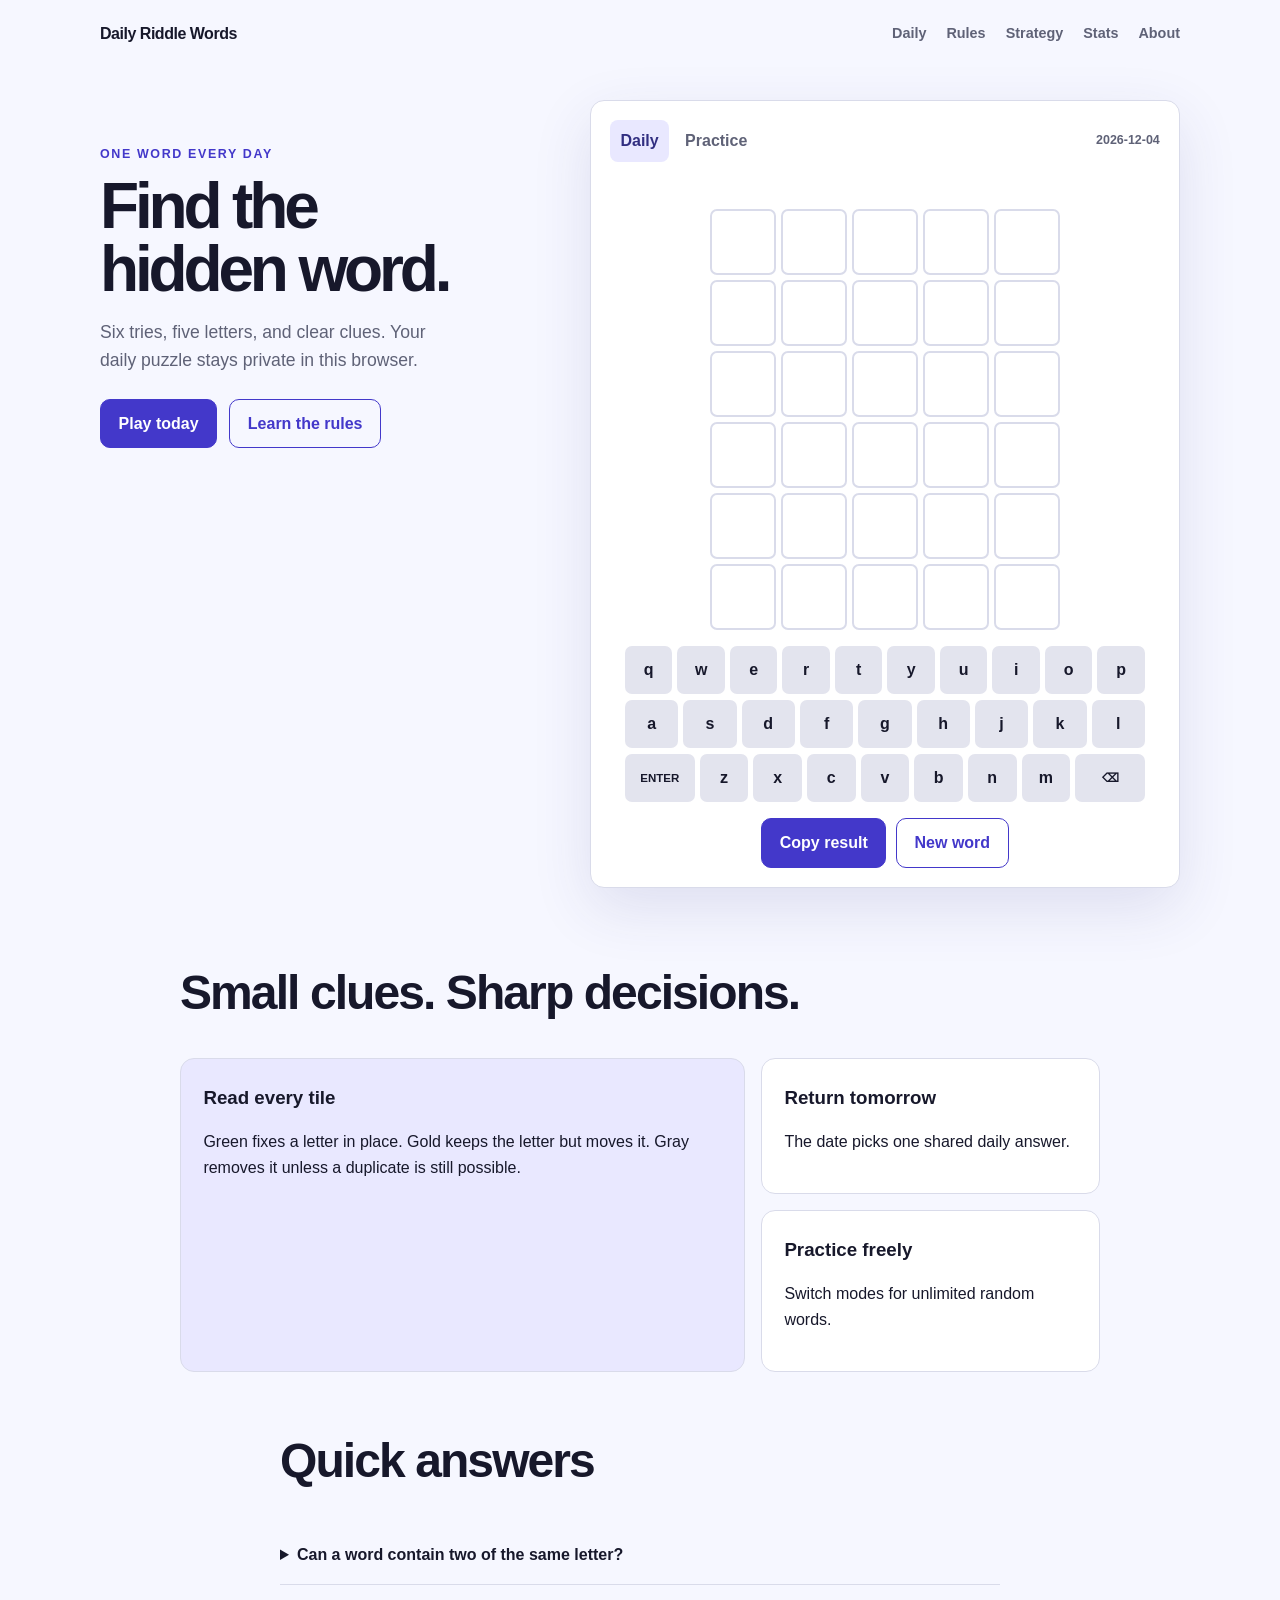
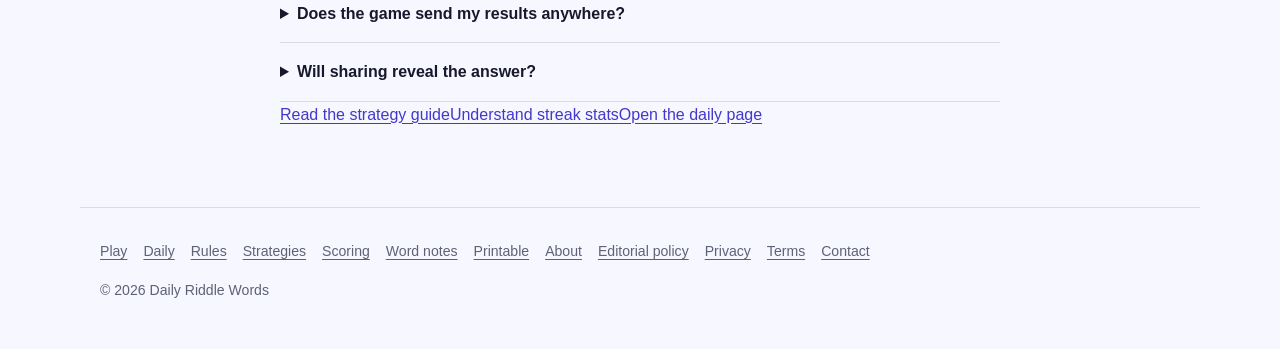
<file: index.html>
<!doctype html><html lang="en"><head><meta charset="utf-8"><meta name="viewport" content="width=device-width,initial-scale=1"><link rel="icon" href="/favicon.svg" type="image/svg+xml"><title>Daily Word Puzzle - Guess the Hidden Word | Daily Riddle Words</title><meta name="description" content="Guess today’s hidden five-letter word in six tries. Play free with color clues, streak stats, and spoiler-free sharing."><meta name="robots" content="index, follow, max-image-preview:large"><link rel="canonical" href="https://gamehub.city/"><meta property="og:type" content="website"><meta property="og:title" content="Daily Word Puzzle - Guess the Hidden Word | Daily Riddle Words"><meta property="og:description" content="Guess today’s hidden five-letter word in six tries. Play free with color clues, streak stats, and spoiler-free sharing."><meta property="og:url" content="https://gamehub.city/"><meta property="og:locale" content="en_US"><meta name="twitter:card" content="summary"><meta name="theme-color" content="#4338ca"><link rel="stylesheet" href="/assets/game.css"><script async src="https://www.googletagmanager.com/gtag/js?id=G-Q087PKG27K"></script><script>window.dataLayer=window.dataLayer||[];function gtag(){dataLayer.push(arguments)}gtag('js',new Date());gtag('config','G-Q087PKG27K');</script><script async src="https://pagead2.googlesyndication.com/pagead/js/adsbygoogle.js?client=ca-pub-9132117639313977" crossorigin="anonymous"></script><script type="application/ld+json">{"@context":"https://schema.org","@graph":[{"@type":"WebSite","name":"Daily Riddle Words","url":"https://gamehub.city/"},{"@type":"VideoGame","name":"Daily Riddle Words","url":"https://gamehub.city/","description":"An original five-letter daily word guessing game with six attempts.","genre":"Word game","gamePlatform":"Web browser","inLanguage":"en"}]}</script></head><body><a class="skip" href="#main">Skip to content</a><nav class="site-nav" aria-label="Main navigation"><a class="brand" href="/">Daily Riddle Words</a><div class="nav-links"><a href="/daily/">Daily</a><a href="/rules/">Rules</a><a href="/strategies/">Strategy</a><a href="/scoring/">Stats</a><a href="/about/">About</a></div></nav><main id="main"><section class="hero"><div class="hero-copy"><span class="kicker">One word every day</span><h1>Find the hidden word.</h1><p class="lead">Six tries, five letters, and clear clues. Your daily puzzle stays private in this browser.</p><div class="hero-actions"><a class="button" href="#word-game">Play today</a><a class="button secondary" href="/rules/">Learn the rules</a></div></div><div id="word-game"><div class="game-card" data-word-game><div class="game-top"><div class="mode-tabs" role="group" aria-label="Game mode"><button class="mode-tab" data-mode="daily">Daily</button><button class="mode-tab" data-mode="practice">Practice</button></div><span class="puzzle-id" data-puzzle-id></span></div><div class="message" data-message role="status" aria-live="polite"></div><div class="board" data-board aria-label="Six-row word grid"></div><div class="keyboard" data-keyboard aria-label="On-screen keyboard"></div><div class="game-actions"><button class="button" data-share hidden>Copy result</button><button class="button secondary" data-new hidden>New word</button></div></div></div></section><section class="content"><h2>Small clues. Sharp decisions.</h2><div class="feature-grid"><article class="feature"><h3>Read every tile</h3><p>Green fixes a letter in place. Gold keeps the letter but moves it. Gray removes it unless a duplicate is still possible.</p></article><article class="feature"><h3>Return tomorrow</h3><p>The date picks one shared daily answer.</p></article><article class="feature"><h3>Practice freely</h3><p>Switch modes for unlimited random words.</p></article></div></section><section class="content faq"><h2>Quick answers</h2><details><summary>Can a word contain two of the same letter?</summary><p>Yes. Feedback counts repeated letters carefully, so each matching copy is evaluated only once.</p></details><details><summary>Does the game send my results anywhere?</summary><p>No. Game progress and statistics remain in localStorage in your browser.</p></details><details><summary>Will sharing reveal the answer?</summary><p>No. The copied grid uses colored squares without letters.</p></details><div class="content-links"><a href="/strategies/">Read the strategy guide</a><a href="/scoring/">Understand streak stats</a><a href="/daily/">Open the daily page</a></div></section></main><footer class="site-footer"><nav class="footer-links" aria-label="Footer navigation"><a href="/">Play</a><a href="/daily/">Daily</a><a href="/rules/">Rules</a><a href="/strategies/">Strategies</a><a href="/scoring/">Scoring</a><a href="/research/">Word notes</a><a href="/printable/">Printable</a><a href="/about/">About</a><a href="/editorial-policy/">Editorial policy</a><a href="/privacy/">Privacy</a><a href="/terms/">Terms</a><a href="/contact/">Contact</a></nav><span>© 2026 Daily Riddle Words</span></footer><script src="/assets/game.js"></script></body></html>
</file>
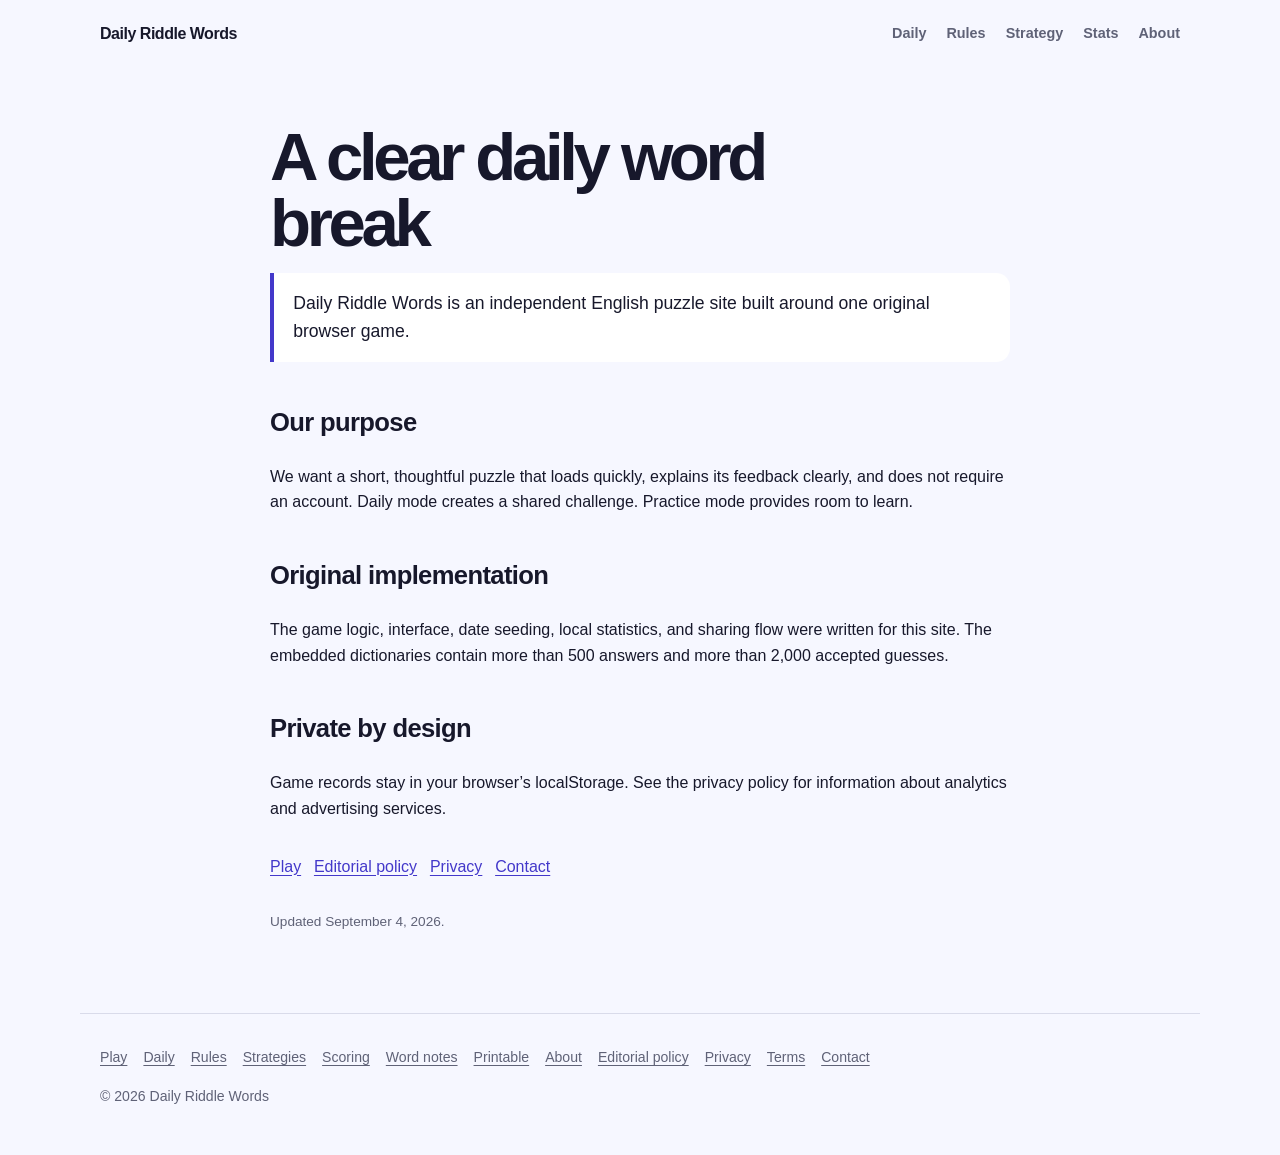
<file: about/index.html>
<!doctype html><html lang="en"><head><meta charset="utf-8"><meta name="viewport" content="width=device-width,initial-scale=1"><link rel="icon" href="/favicon.svg" type="image/svg+xml"><title>About Daily Riddle Words</title><meta name="description" content="Learn why Daily Riddle Words offers a focused, original, private browser word puzzle."><meta name="robots" content="index, follow, max-image-preview:large"><link rel="canonical" href="https://gamehub.city/about/"><meta property="og:type" content="website"><meta property="og:title" content="About Daily Riddle Words"><meta property="og:description" content="Learn why Daily Riddle Words offers a focused, original, private browser word puzzle."><meta property="og:url" content="https://gamehub.city/about/"><meta property="og:locale" content="en_US"><meta name="twitter:card" content="summary"><meta name="theme-color" content="#4338ca"><link rel="stylesheet" href="/assets/info.css"><script async src="https://www.googletagmanager.com/gtag/js?id=G-Q087PKG27K"></script><script>window.dataLayer=window.dataLayer||[];function gtag(){dataLayer.push(arguments)}gtag('js',new Date());gtag('config','G-Q087PKG27K');</script><script async src="https://pagead2.googlesyndication.com/pagead/js/adsbygoogle.js?client=ca-pub-9132117639313977" crossorigin="anonymous"></script><script type="application/ld+json">{"@context":"https://schema.org","@graph":[{"@type":"WebSite","name":"Daily Riddle Words","url":"https://gamehub.city/"},{"@type":"VideoGame","name":"Daily Riddle Words","url":"https://gamehub.city/about/","description":"An original five-letter daily word guessing game with six attempts.","genre":"Word game","gamePlatform":"Web browser","inLanguage":"en"}]}</script></head><body><a class="skip" href="#main">Skip to content</a><nav class="site-nav" aria-label="Main navigation"><a class="brand" href="/">Daily Riddle Words</a><div class="nav-links"><a href="/daily/">Daily</a><a href="/rules/">Rules</a><a href="/strategies/">Strategy</a><a href="/scoring/">Stats</a><a href="/about/">About</a></div></nav><main class="info-main" id="main"><h1>A clear daily word break</h1><p class="answer">Daily Riddle Words is an independent English puzzle site built around one original browser game.</p><h2>Our purpose</h2><p>We want a short, thoughtful puzzle that loads quickly, explains its feedback clearly, and does not require an account. Daily mode creates a shared challenge. Practice mode provides room to learn.</p><h2>Original implementation</h2><p>The game logic, interface, date seeding, local statistics, and sharing flow were written for this site. The embedded dictionaries contain more than 500 answers and more than 2,000 accepted guesses.</p><h2>Private by design</h2><p>Game records stay in your browser’s localStorage. See the privacy policy for information about analytics and advertising services.</p><div class="content-links"><a href="/">Play</a><a href="/editorial-policy/">Editorial policy</a><a href="/privacy/">Privacy</a><a href="/contact/">Contact</a></div><p class="meta">Updated <time datetime="2026-09-04">September 4, 2026</time>.</p></main><footer class="site-footer"><nav class="footer-links" aria-label="Footer navigation"><a href="/">Play</a><a href="/daily/">Daily</a><a href="/rules/">Rules</a><a href="/strategies/">Strategies</a><a href="/scoring/">Scoring</a><a href="/research/">Word notes</a><a href="/printable/">Printable</a><a href="/about/">About</a><a href="/editorial-policy/">Editorial policy</a><a href="/privacy/">Privacy</a><a href="/terms/">Terms</a><a href="/contact/">Contact</a></nav><span>© 2026 Daily Riddle Words</span></footer></body></html>
</file>
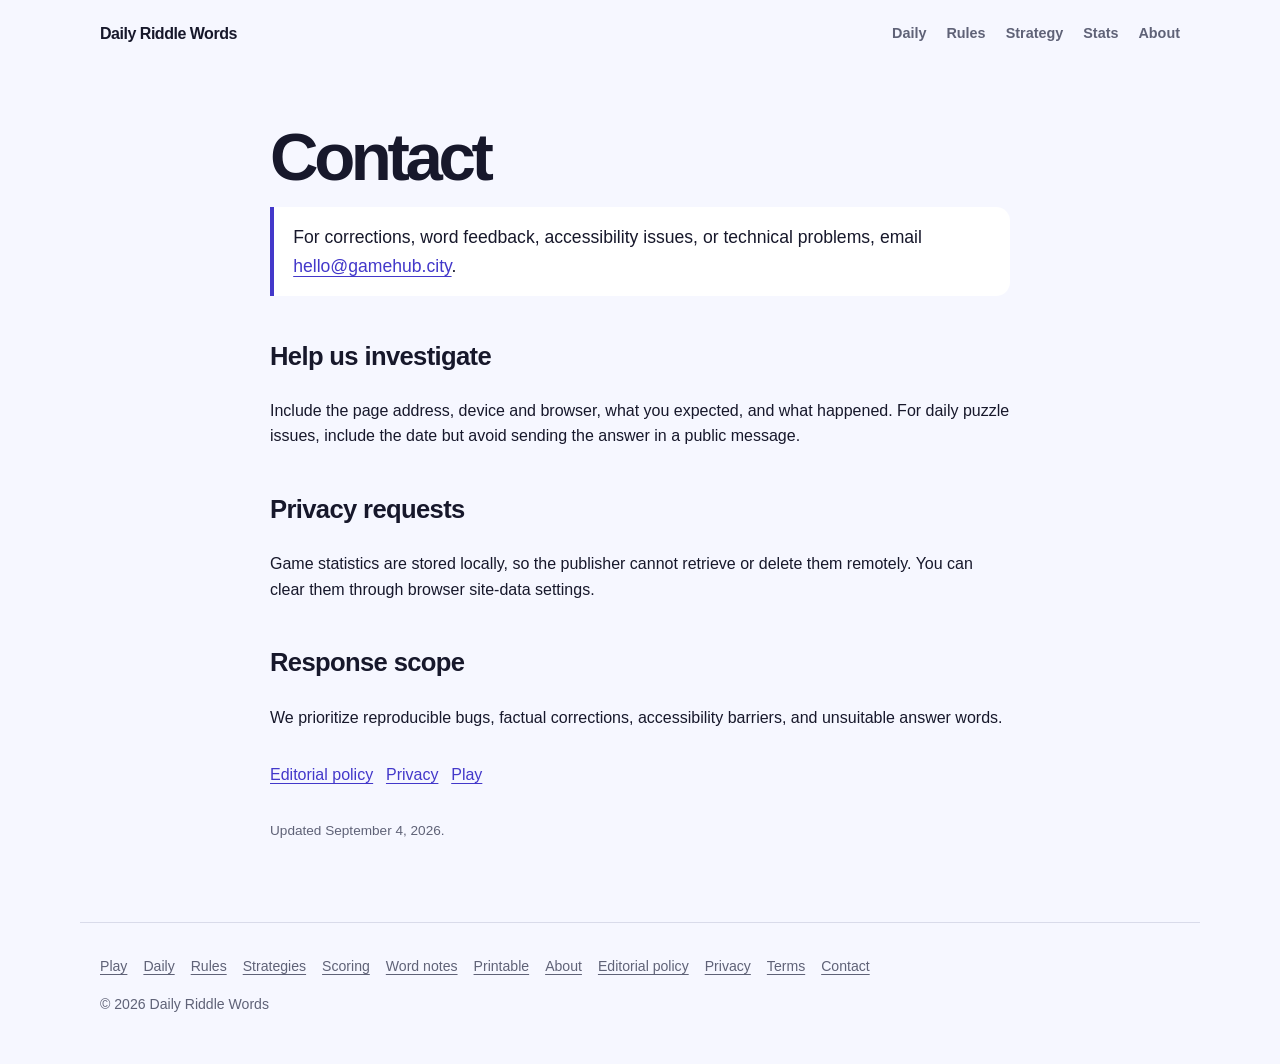
<file: contact/index.html>
<!doctype html><html lang="en"><head><meta charset="utf-8"><meta name="viewport" content="width=device-width,initial-scale=1"><link rel="icon" href="/favicon.svg" type="image/svg+xml"><title>Contact Daily Riddle Words</title><meta name="description" content="Contact the publisher about puzzle feedback, corrections, privacy, accessibility, or technical issues."><meta name="robots" content="index, follow, max-image-preview:large"><link rel="canonical" href="https://gamehub.city/contact/"><meta property="og:type" content="website"><meta property="og:title" content="Contact Daily Riddle Words"><meta property="og:description" content="Contact the publisher about puzzle feedback, corrections, privacy, accessibility, or technical issues."><meta property="og:url" content="https://gamehub.city/contact/"><meta property="og:locale" content="en_US"><meta name="twitter:card" content="summary"><meta name="theme-color" content="#4338ca"><link rel="stylesheet" href="/assets/info.css"><script async src="https://www.googletagmanager.com/gtag/js?id=G-Q087PKG27K"></script><script>window.dataLayer=window.dataLayer||[];function gtag(){dataLayer.push(arguments)}gtag('js',new Date());gtag('config','G-Q087PKG27K');</script><script async src="https://pagead2.googlesyndication.com/pagead/js/adsbygoogle.js?client=ca-pub-9132117639313977" crossorigin="anonymous"></script><script type="application/ld+json">{"@context":"https://schema.org","@graph":[{"@type":"WebSite","name":"Daily Riddle Words","url":"https://gamehub.city/"},{"@type":"VideoGame","name":"Daily Riddle Words","url":"https://gamehub.city/contact/","description":"An original five-letter daily word guessing game with six attempts.","genre":"Word game","gamePlatform":"Web browser","inLanguage":"en"}]}</script></head><body><a class="skip" href="#main">Skip to content</a><nav class="site-nav" aria-label="Main navigation"><a class="brand" href="/">Daily Riddle Words</a><div class="nav-links"><a href="/daily/">Daily</a><a href="/rules/">Rules</a><a href="/strategies/">Strategy</a><a href="/scoring/">Stats</a><a href="/about/">About</a></div></nav><main class="info-main" id="main"><h1>Contact</h1><p class="answer">For corrections, word feedback, accessibility issues, or technical problems, email <a href="mailto:hello@gamehub.city">hello@gamehub.city</a>.</p><h2>Help us investigate</h2><p>Include the page address, device and browser, what you expected, and what happened. For daily puzzle issues, include the date but avoid sending the answer in a public message.</p><h2>Privacy requests</h2><p>Game statistics are stored locally, so the publisher cannot retrieve or delete them remotely. You can clear them through browser site-data settings.</p><h2>Response scope</h2><p>We prioritize reproducible bugs, factual corrections, accessibility barriers, and unsuitable answer words.</p><div class="content-links"><a href="/editorial-policy/">Editorial policy</a><a href="/privacy/">Privacy</a><a href="/">Play</a></div><p class="meta">Updated <time datetime="2026-09-04">September 4, 2026</time>.</p></main><footer class="site-footer"><nav class="footer-links" aria-label="Footer navigation"><a href="/">Play</a><a href="/daily/">Daily</a><a href="/rules/">Rules</a><a href="/strategies/">Strategies</a><a href="/scoring/">Scoring</a><a href="/research/">Word notes</a><a href="/printable/">Printable</a><a href="/about/">About</a><a href="/editorial-policy/">Editorial policy</a><a href="/privacy/">Privacy</a><a href="/terms/">Terms</a><a href="/contact/">Contact</a></nav><span>© 2026 Daily Riddle Words</span></footer></body></html>
</file>
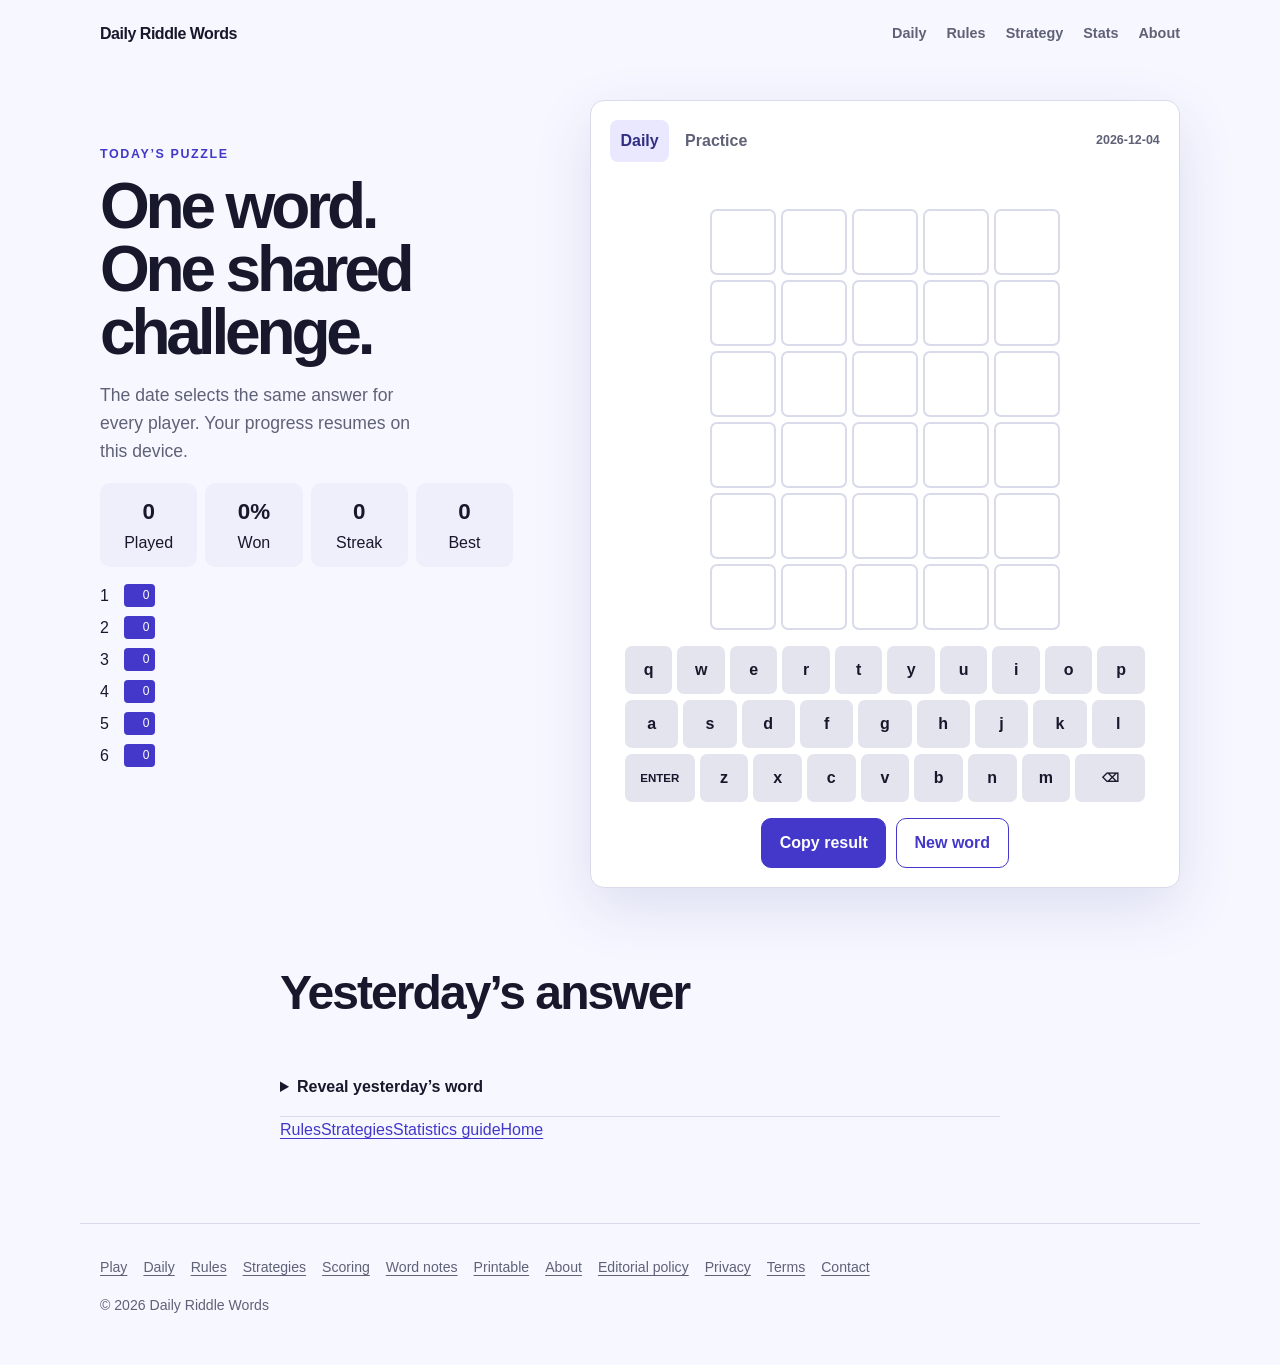
<file: daily/index.html>
<!doctype html><html lang="en"><head><meta charset="utf-8"><meta name="viewport" content="width=device-width,initial-scale=1"><link rel="icon" href="/favicon.svg" type="image/svg+xml"><title>Today’s Five-Letter Word Puzzle | Daily Riddle Words</title><meta name="description" content="Play the date-seeded daily five-letter word puzzle and review your private local streak."><meta name="robots" content="index, follow, max-image-preview:large"><link rel="canonical" href="https://gamehub.city/daily/"><meta property="og:type" content="website"><meta property="og:title" content="Today’s Five-Letter Word Puzzle | Daily Riddle Words"><meta property="og:description" content="Play the date-seeded daily five-letter word puzzle and review your private local streak."><meta property="og:url" content="https://gamehub.city/daily/"><meta property="og:locale" content="en_US"><meta name="twitter:card" content="summary"><meta name="theme-color" content="#4338ca"><link rel="stylesheet" href="/assets/game.css"><script async src="https://www.googletagmanager.com/gtag/js?id=G-Q087PKG27K"></script><script>window.dataLayer=window.dataLayer||[];function gtag(){dataLayer.push(arguments)}gtag('js',new Date());gtag('config','G-Q087PKG27K');</script><script async src="https://pagead2.googlesyndication.com/pagead/js/adsbygoogle.js?client=ca-pub-9132117639313977" crossorigin="anonymous"></script><script type="application/ld+json">{"@context":"https://schema.org","@graph":[{"@type":"WebSite","name":"Daily Riddle Words","url":"https://gamehub.city/"},{"@type":"VideoGame","name":"Daily Riddle Words","url":"https://gamehub.city/daily/","description":"An original five-letter daily word guessing game with six attempts.","genre":"Word game","gamePlatform":"Web browser","inLanguage":"en"}]}</script></head><body><a class="skip" href="#main">Skip to content</a><nav class="site-nav" aria-label="Main navigation"><a class="brand" href="/">Daily Riddle Words</a><div class="nav-links"><a href="/daily/">Daily</a><a href="/rules/">Rules</a><a href="/strategies/">Strategy</a><a href="/scoring/">Stats</a><a href="/about/">About</a></div></nav><main id="main"><section class="hero"><div class="hero-copy"><span class="kicker">Today’s puzzle</span><h1>One word. One shared challenge.</h1><p class="lead">The date selects the same answer for every player. Your progress resumes on this device.</p><div data-stats></div></div><div><div class="game-card" data-word-game><div class="game-top"><div class="mode-tabs" role="group" aria-label="Game mode"><button class="mode-tab" data-mode="daily">Daily</button><button class="mode-tab" data-mode="practice">Practice</button></div><span class="puzzle-id" data-puzzle-id></span></div><div class="message" data-message role="status" aria-live="polite"></div><div class="board" data-board aria-label="Six-row word grid"></div><div class="keyboard" data-keyboard aria-label="On-screen keyboard"></div><div class="game-actions"><button class="button" data-share hidden>Copy result</button><button class="button secondary" data-new hidden>New word</button></div></div></div></section><section class="content faq"><h2>Yesterday’s answer</h2><details><summary>Reveal yesterday’s word</summary><p>The answer was <strong data-yesterday-answer>loading</strong>.</p></details><div class="content-links"><a href="/rules/">Rules</a><a href="/strategies/">Strategies</a><a href="/scoring/">Statistics guide</a><a href="/">Home</a></div></section></main><footer class="site-footer"><nav class="footer-links" aria-label="Footer navigation"><a href="/">Play</a><a href="/daily/">Daily</a><a href="/rules/">Rules</a><a href="/strategies/">Strategies</a><a href="/scoring/">Scoring</a><a href="/research/">Word notes</a><a href="/printable/">Printable</a><a href="/about/">About</a><a href="/editorial-policy/">Editorial policy</a><a href="/privacy/">Privacy</a><a href="/terms/">Terms</a><a href="/contact/">Contact</a></nav><span>© 2026 Daily Riddle Words</span></footer><script src="/assets/game.js"></script></body></html>
</file>
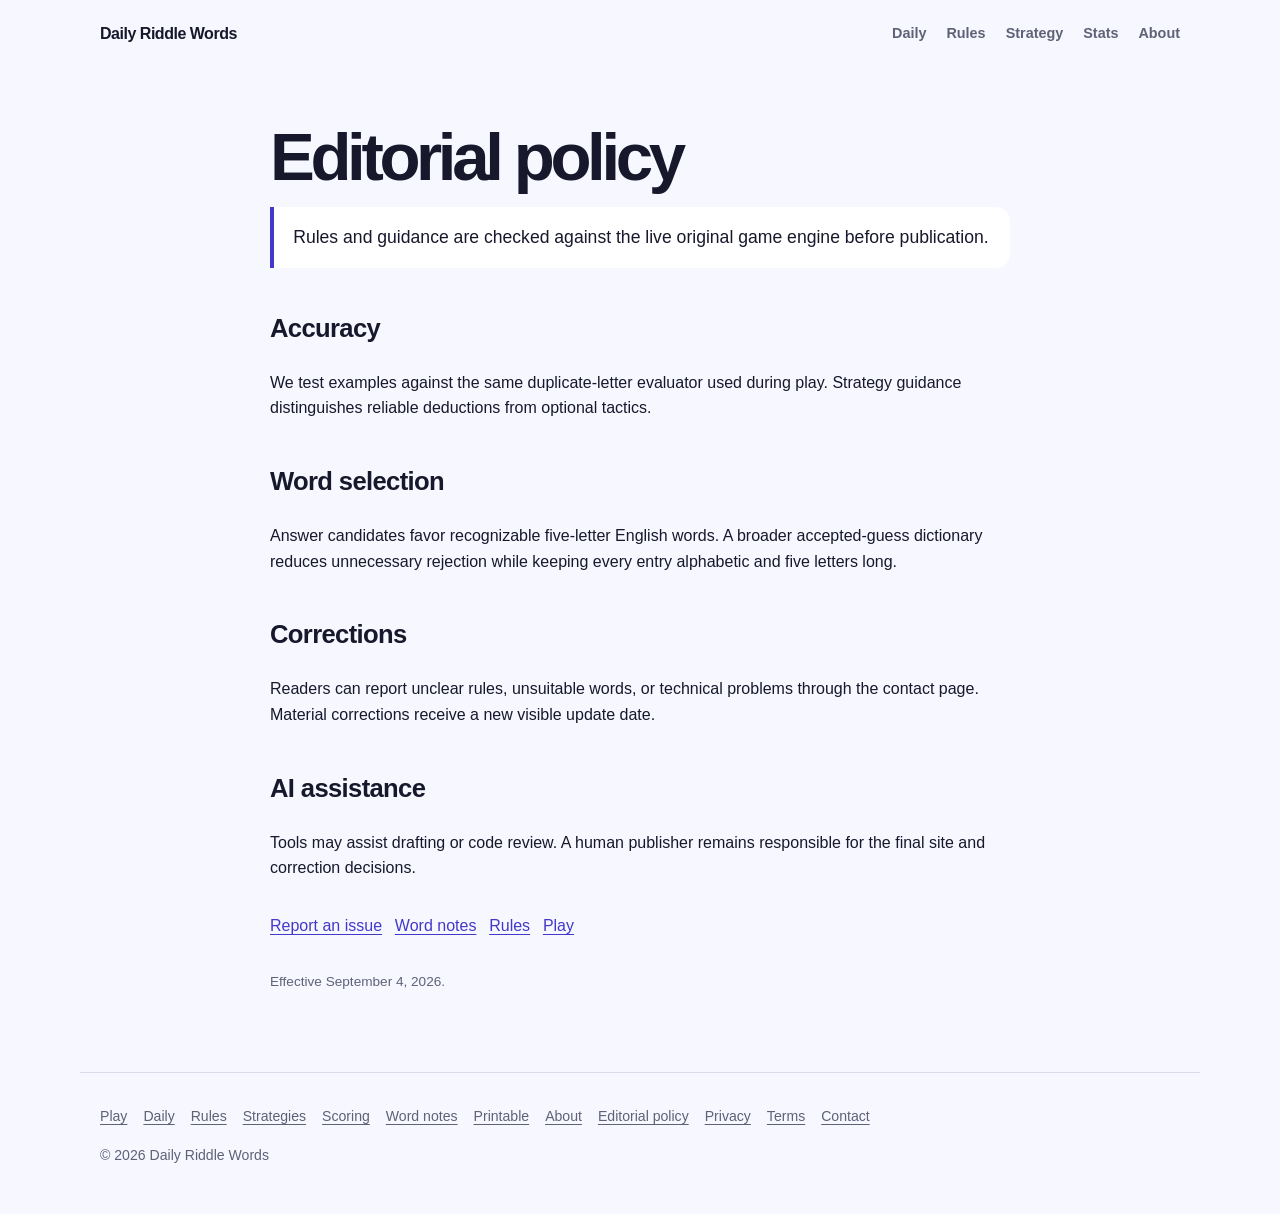
<file: editorial-policy/index.html>
<!doctype html><html lang="en"><head><meta charset="utf-8"><meta name="viewport" content="width=device-width,initial-scale=1"><link rel="icon" href="/favicon.svg" type="image/svg+xml"><title>Editorial Policy | Daily Riddle Words</title><meta name="description" content="How Daily Riddle Words checks game rules, strategy articles, dictionaries, corrections, and publication dates."><meta name="robots" content="index, follow, max-image-preview:large"><link rel="canonical" href="https://gamehub.city/editorial-policy/"><meta property="og:type" content="website"><meta property="og:title" content="Editorial Policy | Daily Riddle Words"><meta property="og:description" content="How Daily Riddle Words checks game rules, strategy articles, dictionaries, corrections, and publication dates."><meta property="og:url" content="https://gamehub.city/editorial-policy/"><meta property="og:locale" content="en_US"><meta name="twitter:card" content="summary"><meta name="theme-color" content="#4338ca"><link rel="stylesheet" href="/assets/info.css"><script async src="https://www.googletagmanager.com/gtag/js?id=G-Q087PKG27K"></script><script>window.dataLayer=window.dataLayer||[];function gtag(){dataLayer.push(arguments)}gtag('js',new Date());gtag('config','G-Q087PKG27K');</script><script async src="https://pagead2.googlesyndication.com/pagead/js/adsbygoogle.js?client=ca-pub-9132117639313977" crossorigin="anonymous"></script><script type="application/ld+json">{"@context":"https://schema.org","@graph":[{"@type":"WebSite","name":"Daily Riddle Words","url":"https://gamehub.city/"},{"@type":"VideoGame","name":"Daily Riddle Words","url":"https://gamehub.city/editorial-policy/","description":"An original five-letter daily word guessing game with six attempts.","genre":"Word game","gamePlatform":"Web browser","inLanguage":"en"}]}</script></head><body><a class="skip" href="#main">Skip to content</a><nav class="site-nav" aria-label="Main navigation"><a class="brand" href="/">Daily Riddle Words</a><div class="nav-links"><a href="/daily/">Daily</a><a href="/rules/">Rules</a><a href="/strategies/">Strategy</a><a href="/scoring/">Stats</a><a href="/about/">About</a></div></nav><main class="info-main" id="main"><h1>Editorial policy</h1><p class="answer">Rules and guidance are checked against the live original game engine before publication.</p><h2>Accuracy</h2><p>We test examples against the same duplicate-letter evaluator used during play. Strategy guidance distinguishes reliable deductions from optional tactics.</p><h2>Word selection</h2><p>Answer candidates favor recognizable five-letter English words. A broader accepted-guess dictionary reduces unnecessary rejection while keeping every entry alphabetic and five letters long.</p><h2>Corrections</h2><p>Readers can report unclear rules, unsuitable words, or technical problems through the contact page. Material corrections receive a new visible update date.</p><h2>AI assistance</h2><p>Tools may assist drafting or code review. A human publisher remains responsible for the final site and correction decisions.</p><div class="content-links"><a href="/contact/">Report an issue</a><a href="/research/">Word notes</a><a href="/rules/">Rules</a><a href="/">Play</a></div><p class="meta">Effective <time datetime="2026-09-04">September 4, 2026</time>.</p></main><footer class="site-footer"><nav class="footer-links" aria-label="Footer navigation"><a href="/">Play</a><a href="/daily/">Daily</a><a href="/rules/">Rules</a><a href="/strategies/">Strategies</a><a href="/scoring/">Scoring</a><a href="/research/">Word notes</a><a href="/printable/">Printable</a><a href="/about/">About</a><a href="/editorial-policy/">Editorial policy</a><a href="/privacy/">Privacy</a><a href="/terms/">Terms</a><a href="/contact/">Contact</a></nav><span>© 2026 Daily Riddle Words</span></footer></body></html>
</file>
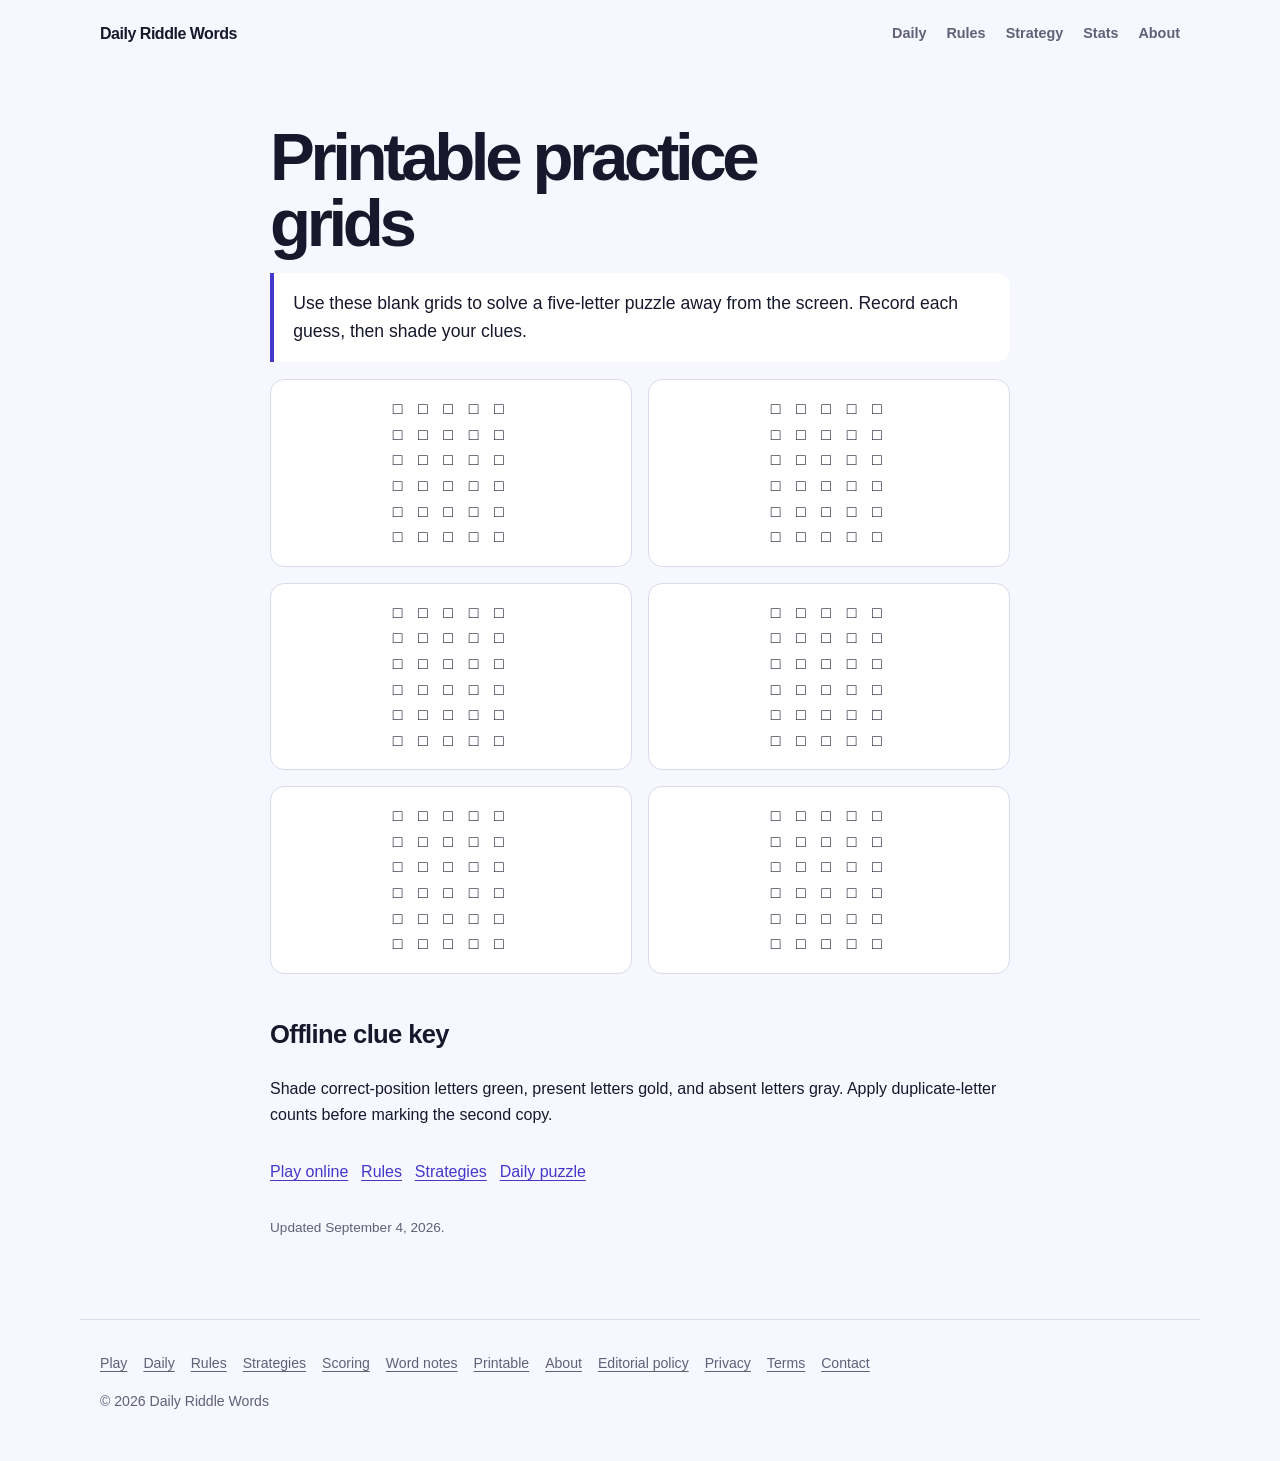
<file: printable/index.html>
<!doctype html><html lang="en"><head><meta charset="utf-8"><meta name="viewport" content="width=device-width,initial-scale=1"><link rel="icon" href="/favicon.svg" type="image/svg+xml"><title>Printable Five-Letter Word Practice | Daily Riddle Words</title><meta name="description" content="Print blank six-row five-letter deduction grids for offline word puzzle practice."><meta name="robots" content="index, follow, max-image-preview:large"><link rel="canonical" href="https://gamehub.city/printable/"><meta property="og:type" content="website"><meta property="og:title" content="Printable Five-Letter Word Practice | Daily Riddle Words"><meta property="og:description" content="Print blank six-row five-letter deduction grids for offline word puzzle practice."><meta property="og:url" content="https://gamehub.city/printable/"><meta property="og:locale" content="en_US"><meta name="twitter:card" content="summary"><meta name="theme-color" content="#4338ca"><link rel="stylesheet" href="/assets/info.css"><script async src="https://www.googletagmanager.com/gtag/js?id=G-Q087PKG27K"></script><script>window.dataLayer=window.dataLayer||[];function gtag(){dataLayer.push(arguments)}gtag('js',new Date());gtag('config','G-Q087PKG27K');</script><script async src="https://pagead2.googlesyndication.com/pagead/js/adsbygoogle.js?client=ca-pub-9132117639313977" crossorigin="anonymous"></script><script type="application/ld+json">{"@context":"https://schema.org","@graph":[{"@type":"WebSite","name":"Daily Riddle Words","url":"https://gamehub.city/"},{"@type":"VideoGame","name":"Daily Riddle Words","url":"https://gamehub.city/printable/","description":"An original five-letter daily word guessing game with six attempts.","genre":"Word game","gamePlatform":"Web browser","inLanguage":"en"}]}</script></head><body><a class="skip" href="#main">Skip to content</a><nav class="site-nav" aria-label="Main navigation"><a class="brand" href="/">Daily Riddle Words</a><div class="nav-links"><a href="/daily/">Daily</a><a href="/rules/">Rules</a><a href="/strategies/">Strategy</a><a href="/scoring/">Stats</a><a href="/about/">About</a></div></nav><main class="info-main" id="main"><h1>Printable practice grids</h1><p class="answer">Use these blank grids to solve a five-letter puzzle away from the screen. Record each guess, then shade your clues.</p><div class="practice-grid"><div class="practice-box" aria-label="Blank puzzle grid 1"><div>□ □ □ □ □</div><div>□ □ □ □ □</div><div>□ □ □ □ □</div><div>□ □ □ □ □</div><div>□ □ □ □ □</div><div>□ □ □ □ □</div></div><div class="practice-box" aria-label="Blank puzzle grid 2"><div>□ □ □ □ □</div><div>□ □ □ □ □</div><div>□ □ □ □ □</div><div>□ □ □ □ □</div><div>□ □ □ □ □</div><div>□ □ □ □ □</div></div><div class="practice-box" aria-label="Blank puzzle grid 3"><div>□ □ □ □ □</div><div>□ □ □ □ □</div><div>□ □ □ □ □</div><div>□ □ □ □ □</div><div>□ □ □ □ □</div><div>□ □ □ □ □</div></div><div class="practice-box" aria-label="Blank puzzle grid 4"><div>□ □ □ □ □</div><div>□ □ □ □ □</div><div>□ □ □ □ □</div><div>□ □ □ □ □</div><div>□ □ □ □ □</div><div>□ □ □ □ □</div></div><div class="practice-box" aria-label="Blank puzzle grid 5"><div>□ □ □ □ □</div><div>□ □ □ □ □</div><div>□ □ □ □ □</div><div>□ □ □ □ □</div><div>□ □ □ □ □</div><div>□ □ □ □ □</div></div><div class="practice-box" aria-label="Blank puzzle grid 6"><div>□ □ □ □ □</div><div>□ □ □ □ □</div><div>□ □ □ □ □</div><div>□ □ □ □ □</div><div>□ □ □ □ □</div><div>□ □ □ □ □</div></div></div><h2>Offline clue key</h2><p>Shade correct-position letters green, present letters gold, and absent letters gray. Apply duplicate-letter counts before marking the second copy.</p><div class="content-links"><a href="/">Play online</a><a href="/rules/">Rules</a><a href="/strategies/">Strategies</a><a href="/daily/">Daily puzzle</a></div><p class="meta">Updated <time datetime="2026-09-04">September 4, 2026</time>.</p></main><footer class="site-footer"><nav class="footer-links" aria-label="Footer navigation"><a href="/">Play</a><a href="/daily/">Daily</a><a href="/rules/">Rules</a><a href="/strategies/">Strategies</a><a href="/scoring/">Scoring</a><a href="/research/">Word notes</a><a href="/printable/">Printable</a><a href="/about/">About</a><a href="/editorial-policy/">Editorial policy</a><a href="/privacy/">Privacy</a><a href="/terms/">Terms</a><a href="/contact/">Contact</a></nav><span>© 2026 Daily Riddle Words</span></footer></body></html>
</file>
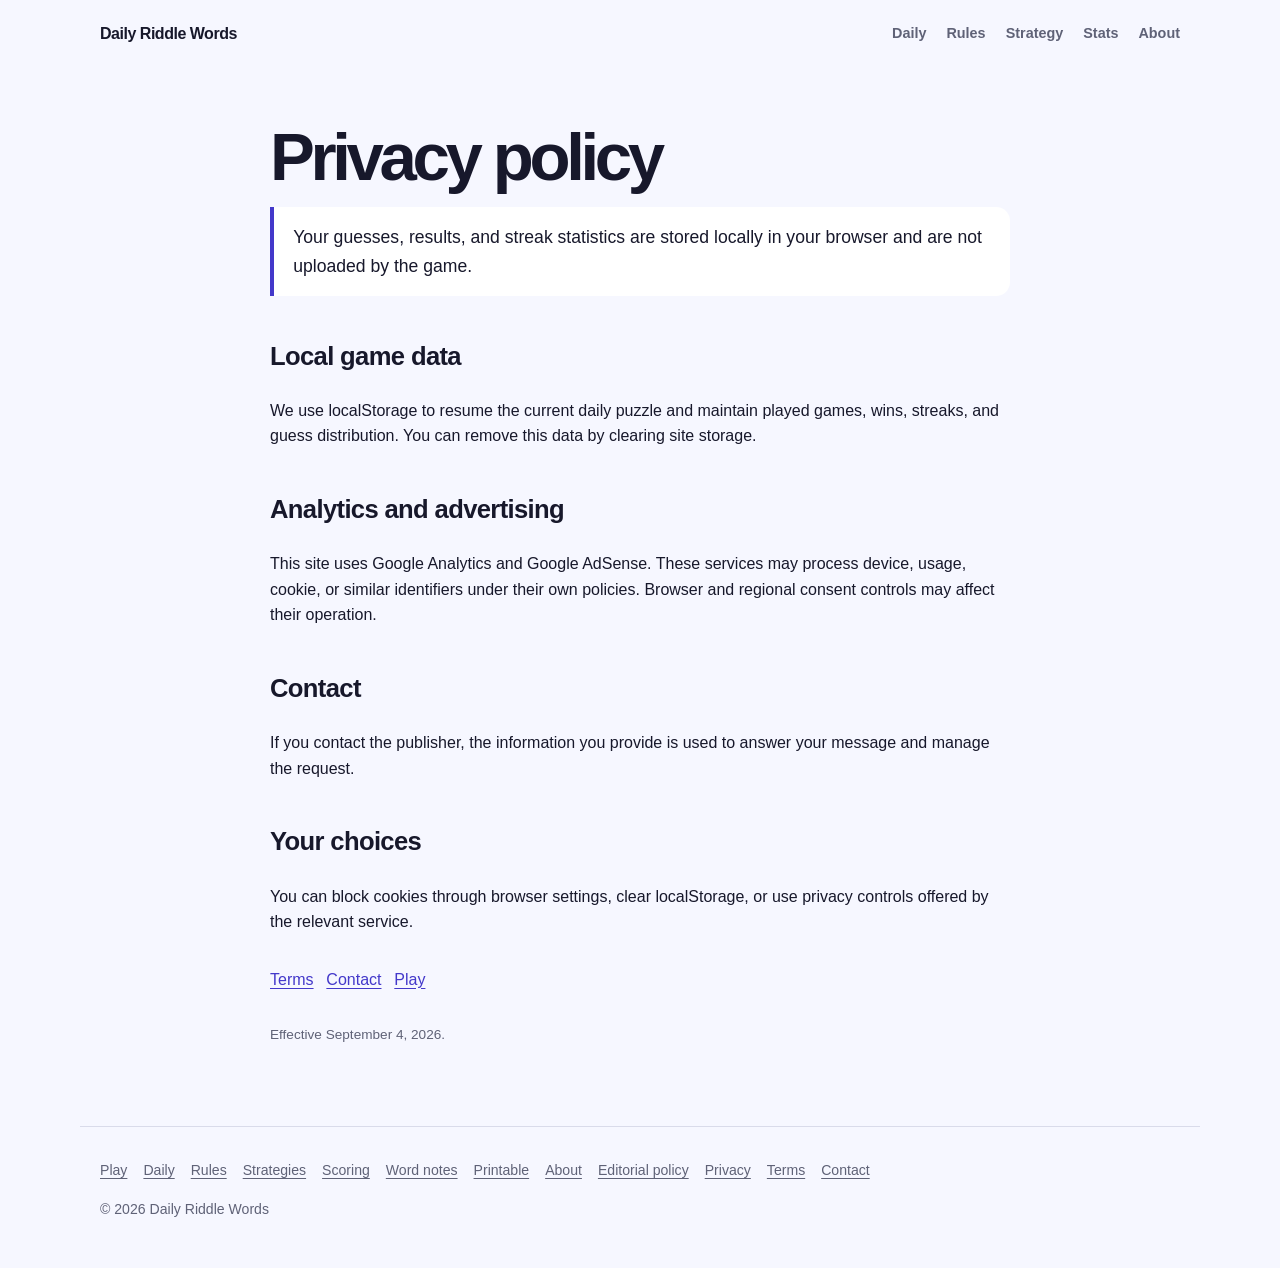
<file: privacy/index.html>
<!doctype html><html lang="en"><head><meta charset="utf-8"><meta name="viewport" content="width=device-width,initial-scale=1"><link rel="icon" href="/favicon.svg" type="image/svg+xml"><title>Privacy Policy | Daily Riddle Words</title><meta name="description" content="Learn how local game data, analytics, advertising, and contact messages are handled."><meta name="robots" content="index, follow, max-image-preview:large"><link rel="canonical" href="https://gamehub.city/privacy/"><meta property="og:type" content="website"><meta property="og:title" content="Privacy Policy | Daily Riddle Words"><meta property="og:description" content="Learn how local game data, analytics, advertising, and contact messages are handled."><meta property="og:url" content="https://gamehub.city/privacy/"><meta property="og:locale" content="en_US"><meta name="twitter:card" content="summary"><meta name="theme-color" content="#4338ca"><link rel="stylesheet" href="/assets/info.css"><script async src="https://www.googletagmanager.com/gtag/js?id=G-Q087PKG27K"></script><script>window.dataLayer=window.dataLayer||[];function gtag(){dataLayer.push(arguments)}gtag('js',new Date());gtag('config','G-Q087PKG27K');</script><script async src="https://pagead2.googlesyndication.com/pagead/js/adsbygoogle.js?client=ca-pub-9132117639313977" crossorigin="anonymous"></script><script type="application/ld+json">{"@context":"https://schema.org","@graph":[{"@type":"WebSite","name":"Daily Riddle Words","url":"https://gamehub.city/"},{"@type":"VideoGame","name":"Daily Riddle Words","url":"https://gamehub.city/privacy/","description":"An original five-letter daily word guessing game with six attempts.","genre":"Word game","gamePlatform":"Web browser","inLanguage":"en"}]}</script></head><body><a class="skip" href="#main">Skip to content</a><nav class="site-nav" aria-label="Main navigation"><a class="brand" href="/">Daily Riddle Words</a><div class="nav-links"><a href="/daily/">Daily</a><a href="/rules/">Rules</a><a href="/strategies/">Strategy</a><a href="/scoring/">Stats</a><a href="/about/">About</a></div></nav><main class="info-main" id="main"><h1>Privacy policy</h1><p class="answer">Your guesses, results, and streak statistics are stored locally in your browser and are not uploaded by the game.</p><h2>Local game data</h2><p>We use localStorage to resume the current daily puzzle and maintain played games, wins, streaks, and guess distribution. You can remove this data by clearing site storage.</p><h2>Analytics and advertising</h2><p>This site uses Google Analytics and Google AdSense. These services may process device, usage, cookie, or similar identifiers under their own policies. Browser and regional consent controls may affect their operation.</p><h2>Contact</h2><p>If you contact the publisher, the information you provide is used to answer your message and manage the request.</p><h2>Your choices</h2><p>You can block cookies through browser settings, clear localStorage, or use privacy controls offered by the relevant service.</p><div class="content-links"><a href="/terms/">Terms</a><a href="/contact/">Contact</a><a href="/">Play</a></div><p class="meta">Effective <time datetime="2026-09-04">September 4, 2026</time>.</p></main><footer class="site-footer"><nav class="footer-links" aria-label="Footer navigation"><a href="/">Play</a><a href="/daily/">Daily</a><a href="/rules/">Rules</a><a href="/strategies/">Strategies</a><a href="/scoring/">Scoring</a><a href="/research/">Word notes</a><a href="/printable/">Printable</a><a href="/about/">About</a><a href="/editorial-policy/">Editorial policy</a><a href="/privacy/">Privacy</a><a href="/terms/">Terms</a><a href="/contact/">Contact</a></nav><span>© 2026 Daily Riddle Words</span></footer></body></html>
</file>
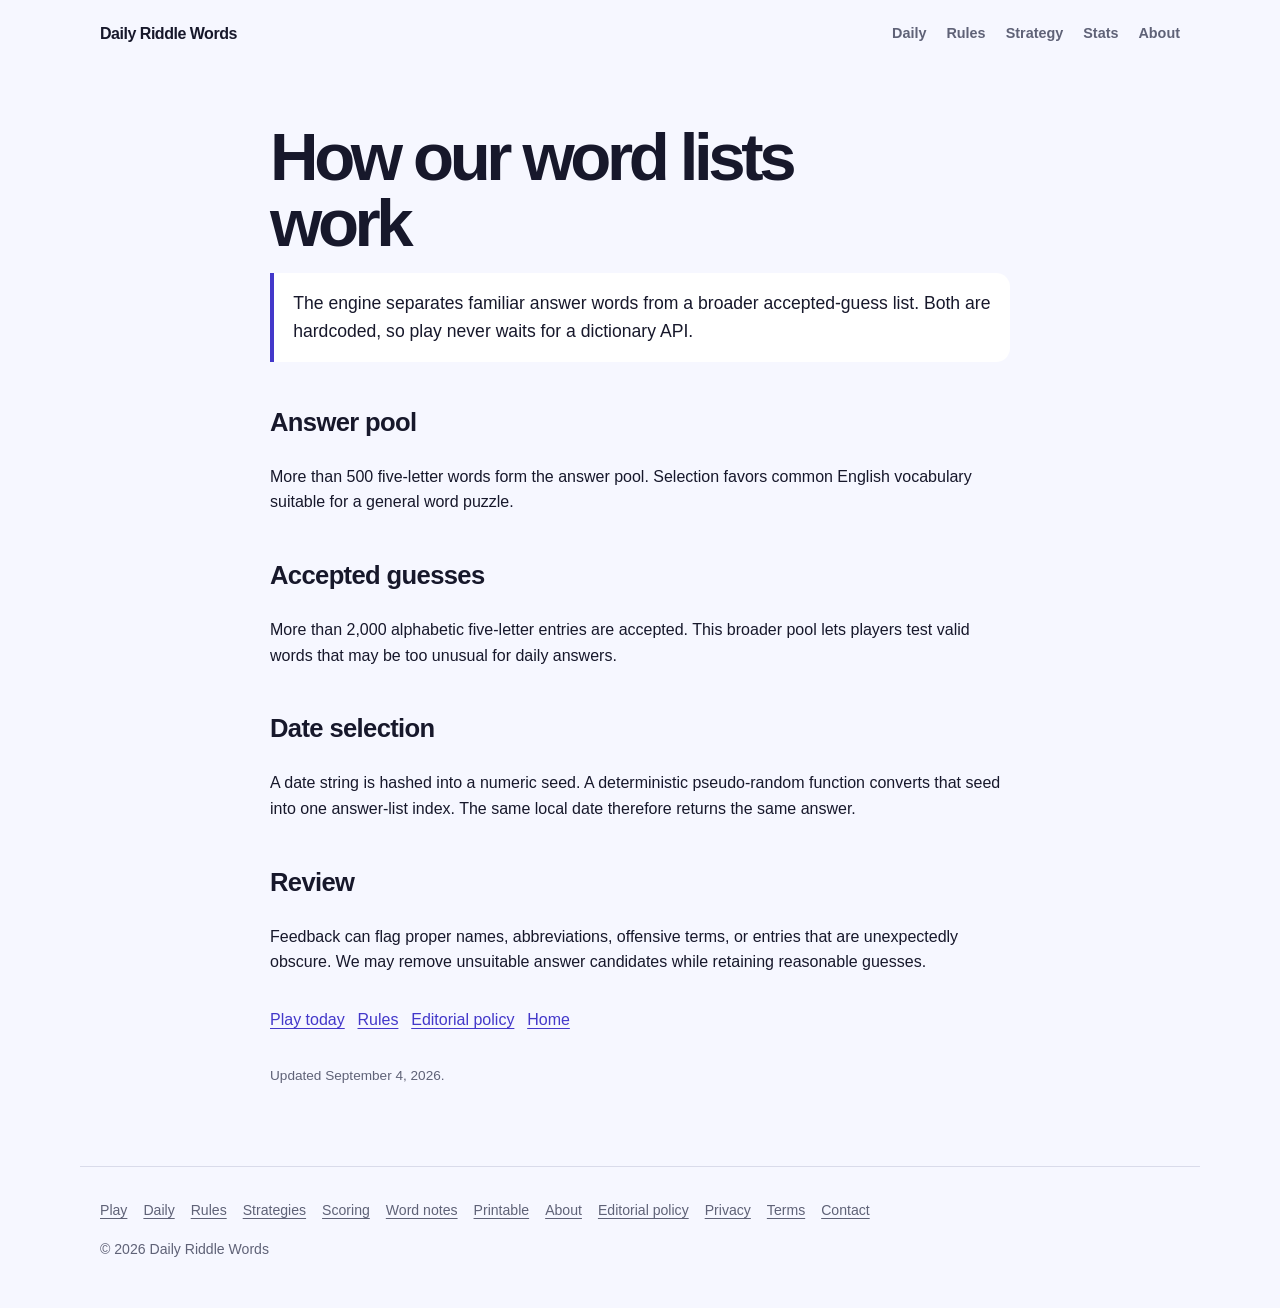
<file: research/index.html>
<!doctype html><html lang="en"><head><meta charset="utf-8"><meta name="viewport" content="width=device-width,initial-scale=1"><link rel="icon" href="/favicon.svg" type="image/svg+xml"><title>How the Word Lists Are Curated | Daily Riddle Words</title><meta name="description" content="Read how answer words and allowed guesses are separated, filtered, embedded, and reviewed."><meta name="robots" content="index, follow, max-image-preview:large"><link rel="canonical" href="https://gamehub.city/research/"><meta property="og:type" content="website"><meta property="og:title" content="How the Word Lists Are Curated | Daily Riddle Words"><meta property="og:description" content="Read how answer words and allowed guesses are separated, filtered, embedded, and reviewed."><meta property="og:url" content="https://gamehub.city/research/"><meta property="og:locale" content="en_US"><meta name="twitter:card" content="summary"><meta name="theme-color" content="#4338ca"><link rel="stylesheet" href="/assets/info.css"><script async src="https://www.googletagmanager.com/gtag/js?id=G-Q087PKG27K"></script><script>window.dataLayer=window.dataLayer||[];function gtag(){dataLayer.push(arguments)}gtag('js',new Date());gtag('config','G-Q087PKG27K');</script><script async src="https://pagead2.googlesyndication.com/pagead/js/adsbygoogle.js?client=ca-pub-9132117639313977" crossorigin="anonymous"></script><script type="application/ld+json">{"@context":"https://schema.org","@graph":[{"@type":"WebSite","name":"Daily Riddle Words","url":"https://gamehub.city/"},{"@type":"VideoGame","name":"Daily Riddle Words","url":"https://gamehub.city/research/","description":"An original five-letter daily word guessing game with six attempts.","genre":"Word game","gamePlatform":"Web browser","inLanguage":"en"}]}</script></head><body><a class="skip" href="#main">Skip to content</a><nav class="site-nav" aria-label="Main navigation"><a class="brand" href="/">Daily Riddle Words</a><div class="nav-links"><a href="/daily/">Daily</a><a href="/rules/">Rules</a><a href="/strategies/">Strategy</a><a href="/scoring/">Stats</a><a href="/about/">About</a></div></nav><main class="info-main" id="main"><h1>How our word lists work</h1><p class="answer">The engine separates familiar answer words from a broader accepted-guess list. Both are hardcoded, so play never waits for a dictionary API.</p><h2>Answer pool</h2><p>More than 500 five-letter words form the answer pool. Selection favors common English vocabulary suitable for a general word puzzle.</p><h2>Accepted guesses</h2><p>More than 2,000 alphabetic five-letter entries are accepted. This broader pool lets players test valid words that may be too unusual for daily answers.</p><h2>Date selection</h2><p>A date string is hashed into a numeric seed. A deterministic pseudo-random function converts that seed into one answer-list index. The same local date therefore returns the same answer.</p><h2>Review</h2><p>Feedback can flag proper names, abbreviations, offensive terms, or entries that are unexpectedly obscure. We may remove unsuitable answer candidates while retaining reasonable guesses.</p><div class="content-links"><a href="/daily/">Play today</a><a href="/rules/">Rules</a><a href="/editorial-policy/">Editorial policy</a><a href="/">Home</a></div><p class="meta">Updated <time datetime="2026-09-04">September 4, 2026</time>.</p></main><footer class="site-footer"><nav class="footer-links" aria-label="Footer navigation"><a href="/">Play</a><a href="/daily/">Daily</a><a href="/rules/">Rules</a><a href="/strategies/">Strategies</a><a href="/scoring/">Scoring</a><a href="/research/">Word notes</a><a href="/printable/">Printable</a><a href="/about/">About</a><a href="/editorial-policy/">Editorial policy</a><a href="/privacy/">Privacy</a><a href="/terms/">Terms</a><a href="/contact/">Contact</a></nav><span>© 2026 Daily Riddle Words</span></footer></body></html>
</file>
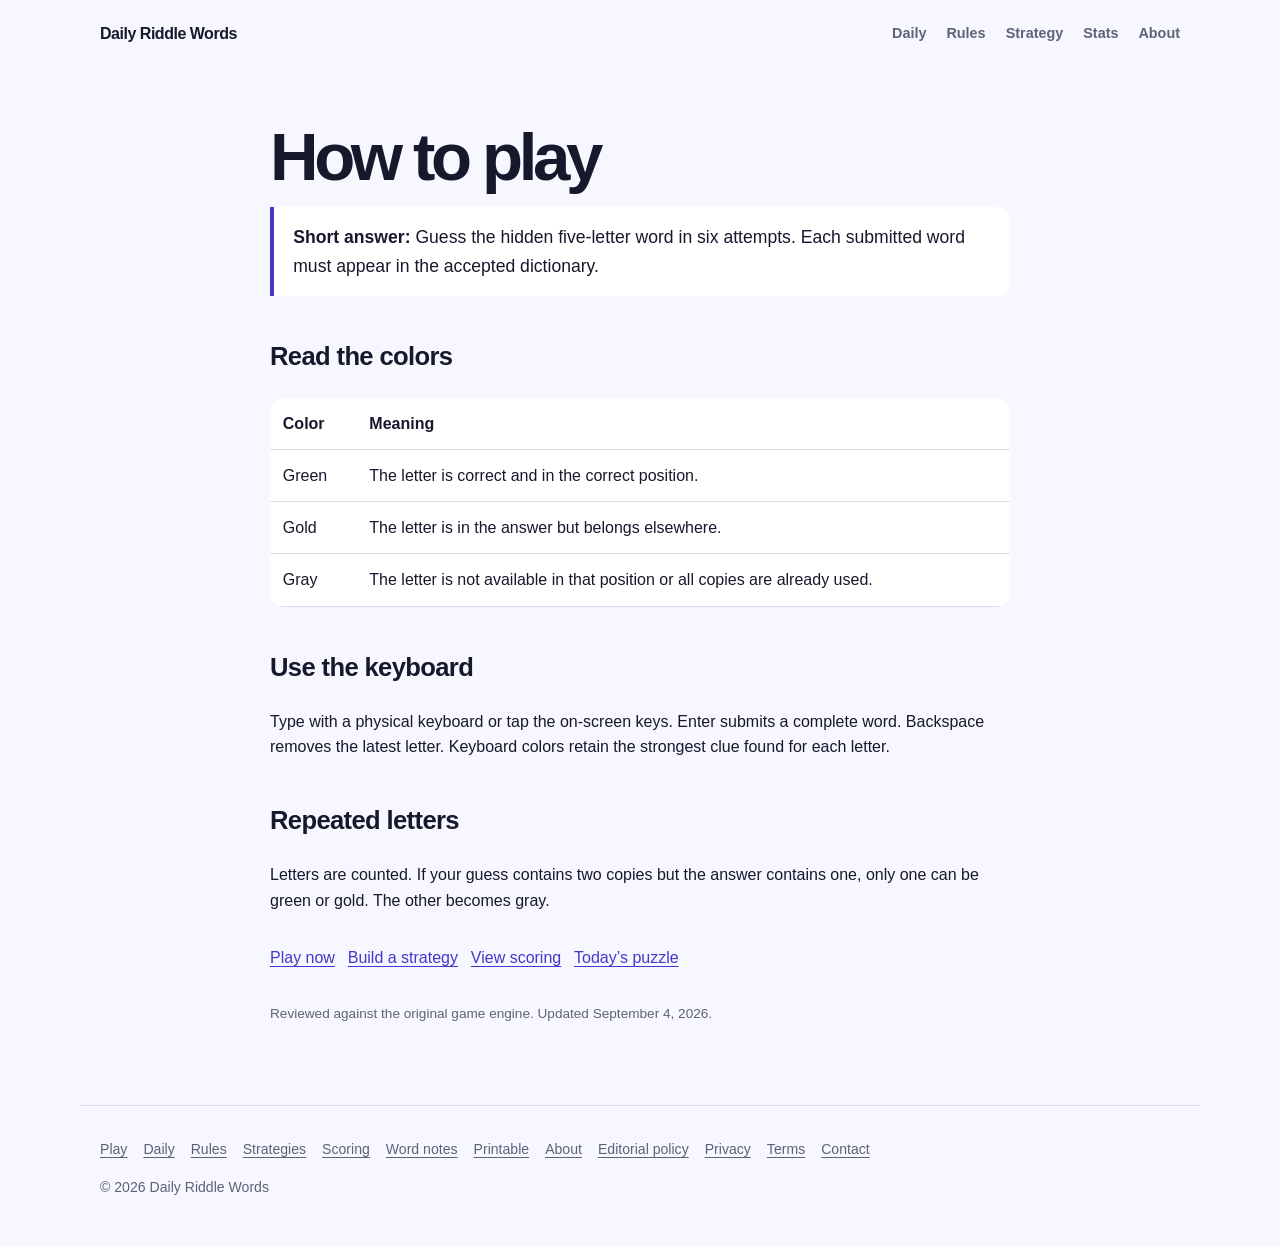
<file: rules/index.html>
<!doctype html><html lang="en"><head><meta charset="utf-8"><meta name="viewport" content="width=device-width,initial-scale=1"><link rel="icon" href="/favicon.svg" type="image/svg+xml"><title>How to Play the Five-Letter Word Puzzle | Daily Riddle Words</title><meta name="description" content="Learn the six-guess rules, tile colors, duplicate letters, and keyboard states."><meta name="robots" content="index, follow, max-image-preview:large"><link rel="canonical" href="https://gamehub.city/rules/"><meta property="og:type" content="website"><meta property="og:title" content="How to Play the Five-Letter Word Puzzle | Daily Riddle Words"><meta property="og:description" content="Learn the six-guess rules, tile colors, duplicate letters, and keyboard states."><meta property="og:url" content="https://gamehub.city/rules/"><meta property="og:locale" content="en_US"><meta name="twitter:card" content="summary"><meta name="theme-color" content="#4338ca"><link rel="stylesheet" href="/assets/info.css"><script async src="https://www.googletagmanager.com/gtag/js?id=G-Q087PKG27K"></script><script>window.dataLayer=window.dataLayer||[];function gtag(){dataLayer.push(arguments)}gtag('js',new Date());gtag('config','G-Q087PKG27K');</script><script async src="https://pagead2.googlesyndication.com/pagead/js/adsbygoogle.js?client=ca-pub-9132117639313977" crossorigin="anonymous"></script><script type="application/ld+json">{"@context":"https://schema.org","@graph":[{"@type":"WebSite","name":"Daily Riddle Words","url":"https://gamehub.city/"},{"@type":"VideoGame","name":"Daily Riddle Words","url":"https://gamehub.city/rules/","description":"An original five-letter daily word guessing game with six attempts.","genre":"Word game","gamePlatform":"Web browser","inLanguage":"en"}]}</script></head><body><a class="skip" href="#main">Skip to content</a><nav class="site-nav" aria-label="Main navigation"><a class="brand" href="/">Daily Riddle Words</a><div class="nav-links"><a href="/daily/">Daily</a><a href="/rules/">Rules</a><a href="/strategies/">Strategy</a><a href="/scoring/">Stats</a><a href="/about/">About</a></div></nav><main class="info-main" id="main"><h1>How to play</h1><p class="answer"><strong>Short answer:</strong> Guess the hidden five-letter word in six attempts. Each submitted word must appear in the accepted dictionary.</p><h2>Read the colors</h2><table><thead><tr><th>Color</th><th>Meaning</th></tr></thead><tbody><tr><td>Green</td><td>The letter is correct and in the correct position.</td></tr><tr><td>Gold</td><td>The letter is in the answer but belongs elsewhere.</td></tr><tr><td>Gray</td><td>The letter is not available in that position or all copies are already used.</td></tr></tbody></table><h2>Use the keyboard</h2><p>Type with a physical keyboard or tap the on-screen keys. Enter submits a complete word. Backspace removes the latest letter. Keyboard colors retain the strongest clue found for each letter.</p><h2>Repeated letters</h2><p>Letters are counted. If your guess contains two copies but the answer contains one, only one can be green or gold. The other becomes gray.</p><div class="content-links"><a href="/">Play now</a><a href="/strategies/">Build a strategy</a><a href="/scoring/">View scoring</a><a href="/daily/">Today’s puzzle</a></div><p class="meta">Reviewed against the original game engine. Updated <time datetime="2026-09-04">September 4, 2026</time>.</p></main><footer class="site-footer"><nav class="footer-links" aria-label="Footer navigation"><a href="/">Play</a><a href="/daily/">Daily</a><a href="/rules/">Rules</a><a href="/strategies/">Strategies</a><a href="/scoring/">Scoring</a><a href="/research/">Word notes</a><a href="/printable/">Printable</a><a href="/about/">About</a><a href="/editorial-policy/">Editorial policy</a><a href="/privacy/">Privacy</a><a href="/terms/">Terms</a><a href="/contact/">Contact</a></nav><span>© 2026 Daily Riddle Words</span></footer></body></html>
</file>
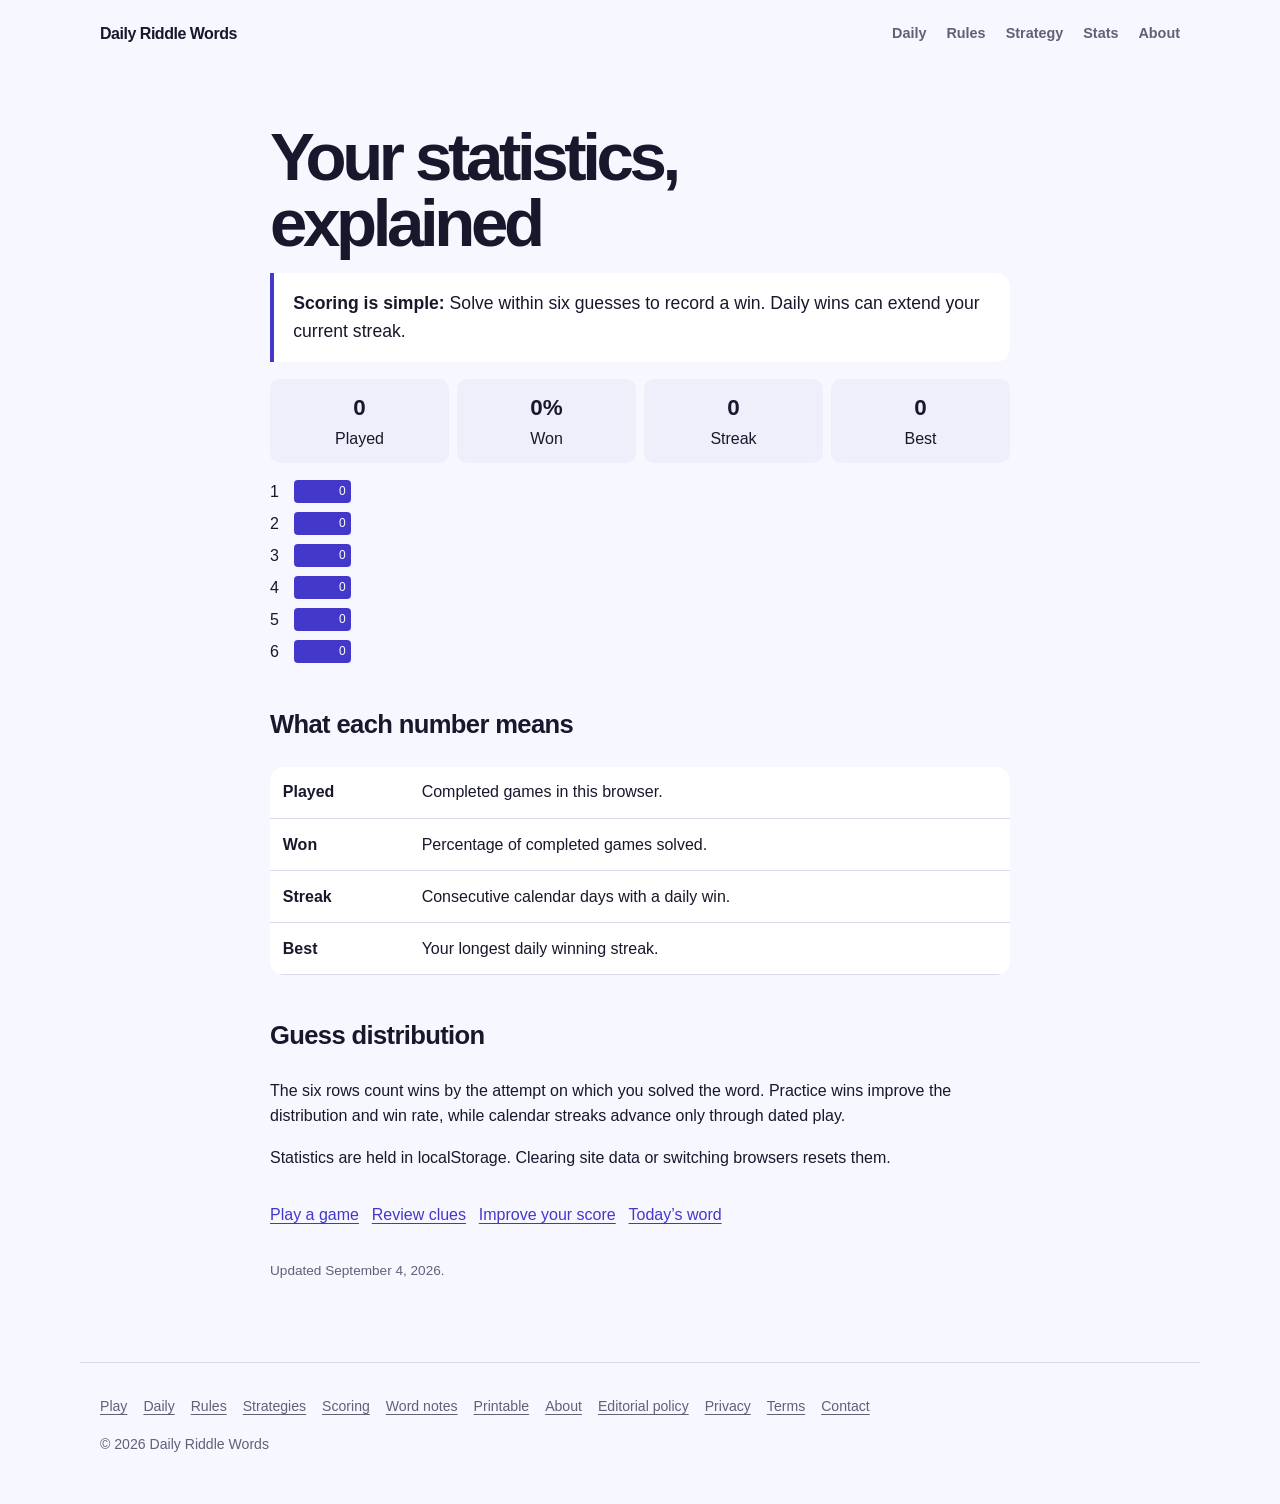
<file: scoring/index.html>
<!doctype html><html lang="en"><head><meta charset="utf-8"><meta name="viewport" content="width=device-width,initial-scale=1"><link rel="icon" href="/favicon.svg" type="image/svg+xml"><title>Streaks and Statistics | Daily Riddle Words</title><meta name="description" content="Understand played games, win percentage, current streak, best streak, and guess distribution stored locally."><meta name="robots" content="index, follow, max-image-preview:large"><link rel="canonical" href="https://gamehub.city/scoring/"><meta property="og:type" content="website"><meta property="og:title" content="Streaks and Statistics | Daily Riddle Words"><meta property="og:description" content="Understand played games, win percentage, current streak, best streak, and guess distribution stored locally."><meta property="og:url" content="https://gamehub.city/scoring/"><meta property="og:locale" content="en_US"><meta name="twitter:card" content="summary"><meta name="theme-color" content="#4338ca"><link rel="stylesheet" href="/assets/info.css"><script async src="https://www.googletagmanager.com/gtag/js?id=G-Q087PKG27K"></script><script>window.dataLayer=window.dataLayer||[];function gtag(){dataLayer.push(arguments)}gtag('js',new Date());gtag('config','G-Q087PKG27K');</script><script async src="https://pagead2.googlesyndication.com/pagead/js/adsbygoogle.js?client=ca-pub-9132117639313977" crossorigin="anonymous"></script><script type="application/ld+json">{"@context":"https://schema.org","@graph":[{"@type":"WebSite","name":"Daily Riddle Words","url":"https://gamehub.city/"},{"@type":"VideoGame","name":"Daily Riddle Words","url":"https://gamehub.city/scoring/","description":"An original five-letter daily word guessing game with six attempts.","genre":"Word game","gamePlatform":"Web browser","inLanguage":"en"}]}</script></head><body><a class="skip" href="#main">Skip to content</a><nav class="site-nav" aria-label="Main navigation"><a class="brand" href="/">Daily Riddle Words</a><div class="nav-links"><a href="/daily/">Daily</a><a href="/rules/">Rules</a><a href="/strategies/">Strategy</a><a href="/scoring/">Stats</a><a href="/about/">About</a></div></nav><main class="info-main" id="main"><h1>Your statistics, explained</h1><p class="answer"><strong>Scoring is simple:</strong> Solve within six guesses to record a win. Daily wins can extend your current streak.</p><div data-stats></div><h2>What each number means</h2><table><tbody><tr><th>Played</th><td>Completed games in this browser.</td></tr><tr><th>Won</th><td>Percentage of completed games solved.</td></tr><tr><th>Streak</th><td>Consecutive calendar days with a daily win.</td></tr><tr><th>Best</th><td>Your longest daily winning streak.</td></tr></tbody></table><h2>Guess distribution</h2><p>The six rows count wins by the attempt on which you solved the word. Practice wins improve the distribution and win rate, while calendar streaks advance only through dated play.</p><p>Statistics are held in localStorage. Clearing site data or switching browsers resets them.</p><div class="content-links"><a href="/">Play a game</a><a href="/rules/">Review clues</a><a href="/strategies/">Improve your score</a><a href="/daily/">Today’s word</a></div><p class="meta">Updated <time datetime="2026-09-04">September 4, 2026</time>.</p></main><footer class="site-footer"><nav class="footer-links" aria-label="Footer navigation"><a href="/">Play</a><a href="/daily/">Daily</a><a href="/rules/">Rules</a><a href="/strategies/">Strategies</a><a href="/scoring/">Scoring</a><a href="/research/">Word notes</a><a href="/printable/">Printable</a><a href="/about/">About</a><a href="/editorial-policy/">Editorial policy</a><a href="/privacy/">Privacy</a><a href="/terms/">Terms</a><a href="/contact/">Contact</a></nav><span>© 2026 Daily Riddle Words</span></footer><script src="/assets/game.js"></script></body></html>
</file>
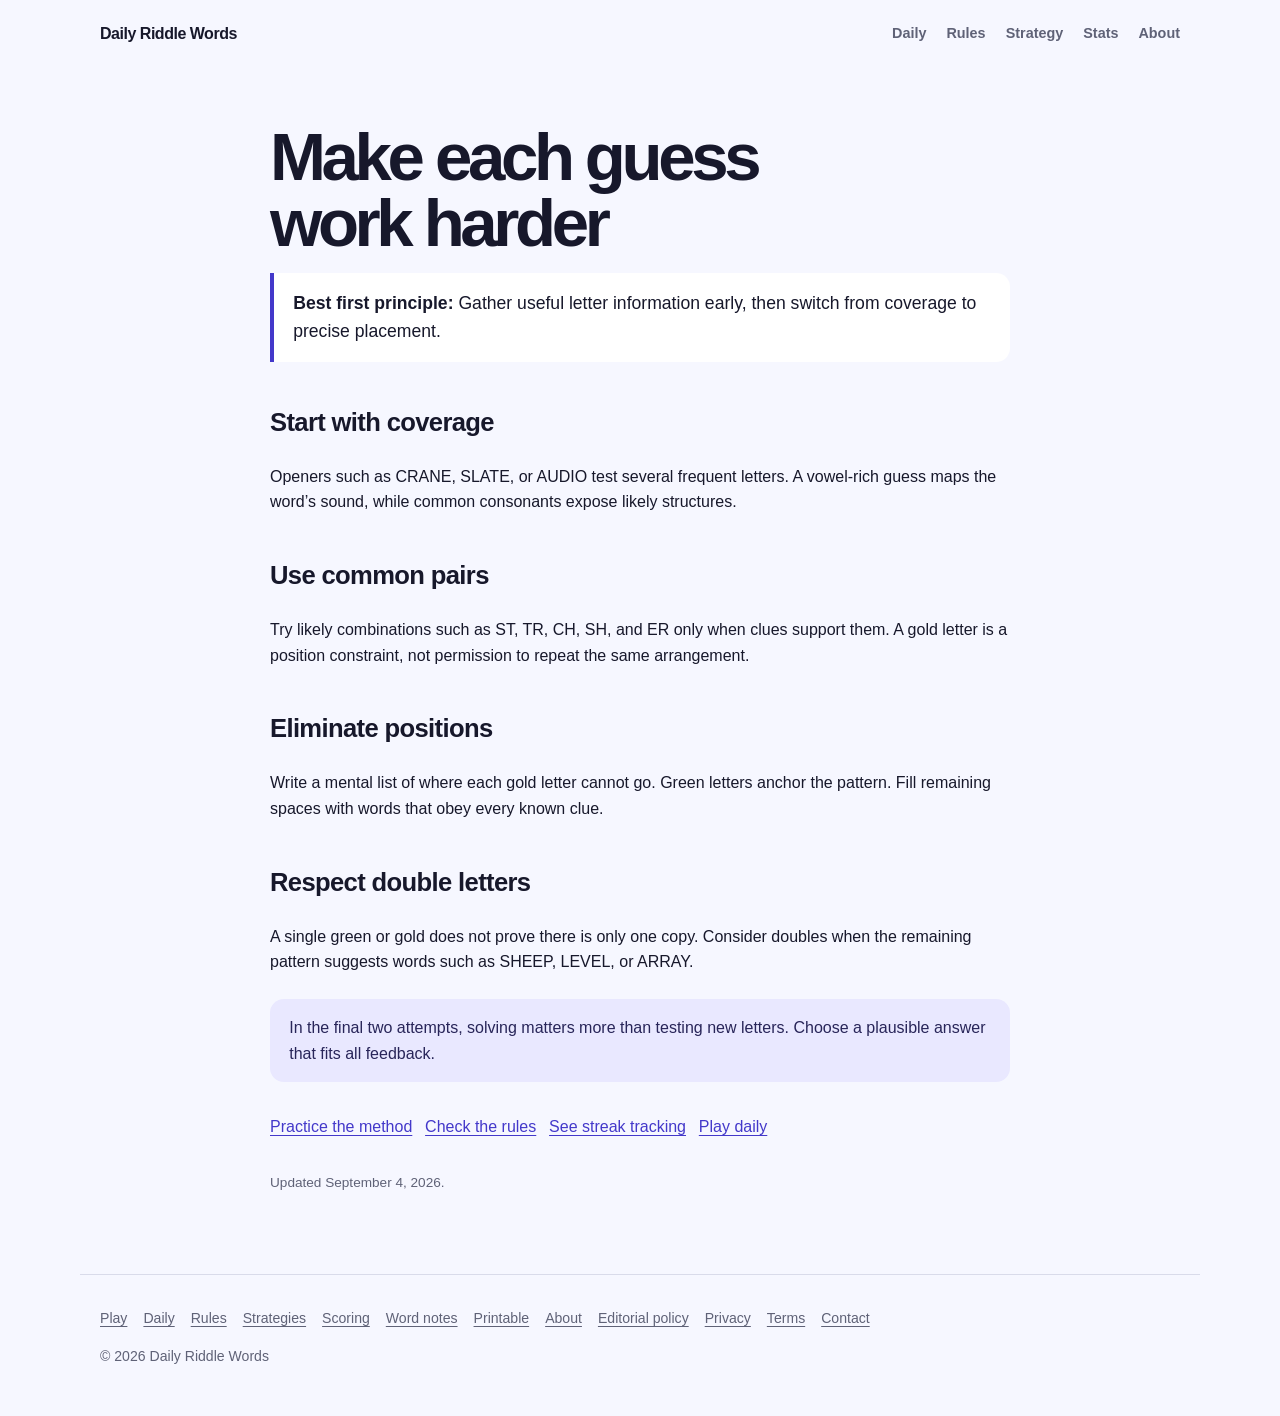
<file: strategies/index.html>
<!doctype html><html lang="en"><head><meta charset="utf-8"><meta name="viewport" content="width=device-width,initial-scale=1"><link rel="icon" href="/favicon.svg" type="image/svg+xml"><title>Five-Letter Word Game Strategies | Daily Riddle Words</title><meta name="description" content="Improve your guesses with vowel coverage, common consonants, position elimination, and double-letter tactics."><meta name="robots" content="index, follow, max-image-preview:large"><link rel="canonical" href="https://gamehub.city/strategies/"><meta property="og:type" content="website"><meta property="og:title" content="Five-Letter Word Game Strategies | Daily Riddle Words"><meta property="og:description" content="Improve your guesses with vowel coverage, common consonants, position elimination, and double-letter tactics."><meta property="og:url" content="https://gamehub.city/strategies/"><meta property="og:locale" content="en_US"><meta name="twitter:card" content="summary"><meta name="theme-color" content="#4338ca"><link rel="stylesheet" href="/assets/info.css"><script async src="https://www.googletagmanager.com/gtag/js?id=G-Q087PKG27K"></script><script>window.dataLayer=window.dataLayer||[];function gtag(){dataLayer.push(arguments)}gtag('js',new Date());gtag('config','G-Q087PKG27K');</script><script async src="https://pagead2.googlesyndication.com/pagead/js/adsbygoogle.js?client=ca-pub-9132117639313977" crossorigin="anonymous"></script><script type="application/ld+json">{"@context":"https://schema.org","@graph":[{"@type":"WebSite","name":"Daily Riddle Words","url":"https://gamehub.city/"},{"@type":"VideoGame","name":"Daily Riddle Words","url":"https://gamehub.city/strategies/","description":"An original five-letter daily word guessing game with six attempts.","genre":"Word game","gamePlatform":"Web browser","inLanguage":"en"}]}</script></head><body><a class="skip" href="#main">Skip to content</a><nav class="site-nav" aria-label="Main navigation"><a class="brand" href="/">Daily Riddle Words</a><div class="nav-links"><a href="/daily/">Daily</a><a href="/rules/">Rules</a><a href="/strategies/">Strategy</a><a href="/scoring/">Stats</a><a href="/about/">About</a></div></nav><main class="info-main" id="main"><h1>Make each guess work harder</h1><p class="answer"><strong>Best first principle:</strong> Gather useful letter information early, then switch from coverage to precise placement.</p><h2>Start with coverage</h2><p>Openers such as CRANE, SLATE, or AUDIO test several frequent letters. A vowel-rich guess maps the word’s sound, while common consonants expose likely structures.</p><h2>Use common pairs</h2><p>Try likely combinations such as ST, TR, CH, SH, and ER only when clues support them. A gold letter is a position constraint, not permission to repeat the same arrangement.</p><h2>Eliminate positions</h2><p>Write a mental list of where each gold letter cannot go. Green letters anchor the pattern. Fill remaining spaces with words that obey every known clue.</p><h2>Respect double letters</h2><p>A single green or gold does not prove there is only one copy. Consider doubles when the remaining pattern suggests words such as SHEEP, LEVEL, or ARRAY.</p><div class="callout">In the final two attempts, solving matters more than testing new letters. Choose a plausible answer that fits all feedback.</div><div class="content-links"><a href="/">Practice the method</a><a href="/rules/">Check the rules</a><a href="/scoring/">See streak tracking</a><a href="/daily/">Play daily</a></div><p class="meta">Updated <time datetime="2026-09-04">September 4, 2026</time>.</p></main><footer class="site-footer"><nav class="footer-links" aria-label="Footer navigation"><a href="/">Play</a><a href="/daily/">Daily</a><a href="/rules/">Rules</a><a href="/strategies/">Strategies</a><a href="/scoring/">Scoring</a><a href="/research/">Word notes</a><a href="/printable/">Printable</a><a href="/about/">About</a><a href="/editorial-policy/">Editorial policy</a><a href="/privacy/">Privacy</a><a href="/terms/">Terms</a><a href="/contact/">Contact</a></nav><span>© 2026 Daily Riddle Words</span></footer></body></html>
</file>
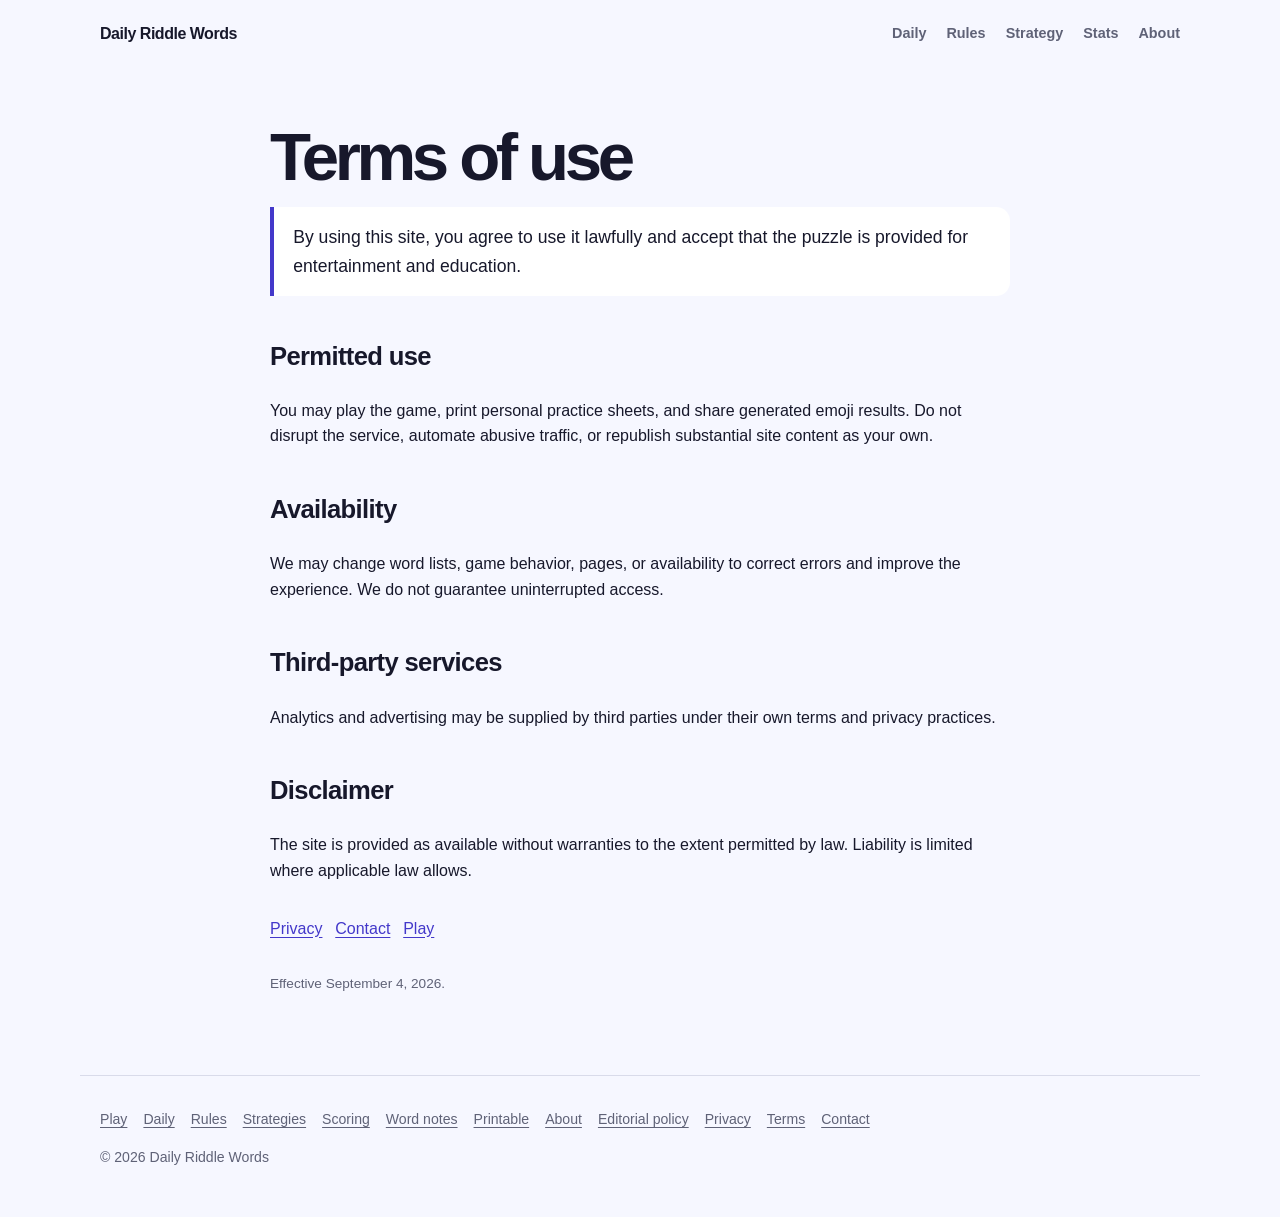
<file: terms/index.html>
<!doctype html><html lang="en"><head><meta charset="utf-8"><meta name="viewport" content="width=device-width,initial-scale=1"><link rel="icon" href="/favicon.svg" type="image/svg+xml"><title>Terms of Use | Daily Riddle Words</title><meta name="description" content="Terms covering site access, puzzle content, availability, third-party services, and liability."><meta name="robots" content="index, follow, max-image-preview:large"><link rel="canonical" href="https://gamehub.city/terms/"><meta property="og:type" content="website"><meta property="og:title" content="Terms of Use | Daily Riddle Words"><meta property="og:description" content="Terms covering site access, puzzle content, availability, third-party services, and liability."><meta property="og:url" content="https://gamehub.city/terms/"><meta property="og:locale" content="en_US"><meta name="twitter:card" content="summary"><meta name="theme-color" content="#4338ca"><link rel="stylesheet" href="/assets/info.css"><script async src="https://www.googletagmanager.com/gtag/js?id=G-Q087PKG27K"></script><script>window.dataLayer=window.dataLayer||[];function gtag(){dataLayer.push(arguments)}gtag('js',new Date());gtag('config','G-Q087PKG27K');</script><script async src="https://pagead2.googlesyndication.com/pagead/js/adsbygoogle.js?client=ca-pub-9132117639313977" crossorigin="anonymous"></script><script type="application/ld+json">{"@context":"https://schema.org","@graph":[{"@type":"WebSite","name":"Daily Riddle Words","url":"https://gamehub.city/"},{"@type":"VideoGame","name":"Daily Riddle Words","url":"https://gamehub.city/terms/","description":"An original five-letter daily word guessing game with six attempts.","genre":"Word game","gamePlatform":"Web browser","inLanguage":"en"}]}</script></head><body><a class="skip" href="#main">Skip to content</a><nav class="site-nav" aria-label="Main navigation"><a class="brand" href="/">Daily Riddle Words</a><div class="nav-links"><a href="/daily/">Daily</a><a href="/rules/">Rules</a><a href="/strategies/">Strategy</a><a href="/scoring/">Stats</a><a href="/about/">About</a></div></nav><main class="info-main" id="main"><h1>Terms of use</h1><p class="answer">By using this site, you agree to use it lawfully and accept that the puzzle is provided for entertainment and education.</p><h2>Permitted use</h2><p>You may play the game, print personal practice sheets, and share generated emoji results. Do not disrupt the service, automate abusive traffic, or republish substantial site content as your own.</p><h2>Availability</h2><p>We may change word lists, game behavior, pages, or availability to correct errors and improve the experience. We do not guarantee uninterrupted access.</p><h2>Third-party services</h2><p>Analytics and advertising may be supplied by third parties under their own terms and privacy practices.</p><h2>Disclaimer</h2><p>The site is provided as available without warranties to the extent permitted by law. Liability is limited where applicable law allows.</p><div class="content-links"><a href="/privacy/">Privacy</a><a href="/contact/">Contact</a><a href="/">Play</a></div><p class="meta">Effective <time datetime="2026-09-04">September 4, 2026</time>.</p></main><footer class="site-footer"><nav class="footer-links" aria-label="Footer navigation"><a href="/">Play</a><a href="/daily/">Daily</a><a href="/rules/">Rules</a><a href="/strategies/">Strategies</a><a href="/scoring/">Scoring</a><a href="/research/">Word notes</a><a href="/printable/">Printable</a><a href="/about/">About</a><a href="/editorial-policy/">Editorial policy</a><a href="/privacy/">Privacy</a><a href="/terms/">Terms</a><a href="/contact/">Contact</a></nav><span>© 2026 Daily Riddle Words</span></footer></body></html>
</file>
<file: assets/game.css>
:root{color-scheme:light;--ink:#17182b;--muted:#5f6277;--paper:#f6f7ff;--surface:#fff;--line:#d9dbea;--brand:#4338ca;--brand-deep:#312e81;--present:#b7791f;--correct:#24865a;--absent:#686b7c;--key:#e3e4ee;--radius:14px;--shadow:0 20px 60px rgba(49,46,129,.12)}
*{box-sizing:border-box}html{scroll-behavior:smooth}body{margin:0;font-family:"Avenir Next",Avenir,"Segoe UI",Arial,sans-serif;color:var(--ink);background:var(--paper);line-height:1.6}a{color:var(--brand);text-underline-offset:.2em}a:hover{color:var(--brand-deep)}button,a{touch-action:manipulation}button{font:inherit}.skip{position:fixed;left:1rem;top:1rem;z-index:20;padding:.7rem 1rem;background:var(--ink);color:#fff;transform:translateY(-180%)}.skip:focus{transform:none}.site-nav{height:68px;display:flex;align-items:center;justify-content:space-between;gap:2rem;max-width:1120px;margin:auto;padding:0 1.25rem}.brand{font-weight:800;color:var(--ink);text-decoration:none;letter-spacing:-.03em}.nav-links{display:flex;gap:1.25rem;align-items:center}.nav-links a{color:var(--muted);text-decoration:none;font-weight:650;font-size:.9rem}.nav-links a:hover{color:var(--brand)}.hero{max-width:1120px;margin:auto;padding:2rem 1.25rem 1rem;display:grid;grid-template-columns:minmax(230px,.7fr) minmax(320px,1fr);gap:clamp(2rem,6vw,6rem);align-items:start}.hero-copy{padding-top:2.5rem}.kicker{font-size:.78rem;font-weight:800;letter-spacing:.13em;text-transform:uppercase;color:var(--brand)}h1{font-size:clamp(2.5rem,5vw,4.7rem);line-height:.98;letter-spacing:-.065em;margin:.6rem 0 1rem;max-width:10ch}.lead{font-size:1.1rem;color:var(--muted);max-width:34ch}.hero-actions{display:flex;gap:.75rem;flex-wrap:wrap;margin-top:1.5rem}.button{display:inline-flex;align-items:center;justify-content:center;min-height:46px;padding:.7rem 1.1rem;border:1px solid var(--brand);border-radius:10px;background:var(--brand);color:#fff;text-decoration:none;font-weight:750;cursor:pointer;white-space:nowrap}.button.secondary{background:transparent;color:var(--brand)}.button:hover{background:var(--brand-deep);color:#fff}.button:active,.key:active{transform:translateY(1px)}.game-card{background:var(--surface);border:1px solid var(--line);border-radius:var(--radius);padding:1.2rem;box-shadow:var(--shadow);min-height:638px}.game-top{display:flex;justify-content:space-between;align-items:center;gap:1rem;margin-bottom:.7rem}.mode-tabs{display:flex;gap:.35rem}.mode-tab{border:0;border-radius:8px;background:transparent;color:var(--muted);padding:.5rem .65rem;font-weight:750;cursor:pointer}.mode-tab.active{background:#e9e8ff;color:var(--brand-deep)}.puzzle-id{font-size:.78rem;color:var(--muted);font-weight:700}.message{min-height:2rem;text-align:center;font-weight:750;color:var(--brand-deep);margin:.25rem 0}.board{display:grid;grid-template-rows:repeat(6,1fr);gap:5px;width:min(100%,350px);margin:0 auto 1rem}.row{display:grid;grid-template-columns:repeat(5,1fr);gap:5px}.tile{aspect-ratio:1;border:2px solid var(--line);display:grid;place-items:center;font-size:clamp(1.4rem,5vw,2rem);font-weight:850;text-transform:uppercase;border-radius:7px;user-select:none}.tile.filled{border-color:#9295aa;animation:pop .1s ease}.tile.correct,.tile.present,.tile.absent{color:#fff;border-color:transparent}.tile.correct{background:var(--correct)}.tile.present{background:var(--present)}.tile.absent{background:var(--absent)}.tile.reveal{animation:flip .55s ease both;animation-delay:calc(var(--i)*110ms)}.row.shake{animation:shake .35s ease}.keyboard{display:grid;gap:6px;max-width:520px;margin:auto}.key-row{display:flex;justify-content:center;gap:5px}.key{height:48px;min-width:0;flex:1;border:0;border-radius:7px;background:var(--key);color:var(--ink);font-weight:800;cursor:pointer;padding:.2rem}.key.wide{flex:1.5;font-size:.72rem}.key.correct{background:var(--correct);color:#fff}.key.present{background:var(--present);color:#fff}.key.absent{background:var(--absent);color:#fff}.game-actions{display:flex;justify-content:center;gap:.6rem;margin-top:1rem}.stats{display:grid;grid-template-columns:repeat(4,1fr);gap:.5rem;margin:1rem 0}.stat{text-align:center;background:#eeeffa;border-radius:10px;padding:.7rem .25rem}.stat strong{display:block;font-size:1.4rem}.distribution{display:grid;gap:.4rem}.dist-row{display:grid;grid-template-columns:1rem 1fr;align-items:center;gap:.5rem}.dist-value{display:block;background:var(--brand);color:#fff;min-width:1.8rem;padding:.12rem .35rem;border-radius:4px;text-align:right;font-size:.75rem}.content{max-width:960px;margin:4rem auto;padding:0 1.25rem}.content h2{font-size:clamp(1.8rem,4vw,3rem);letter-spacing:-.04em;line-height:1.05}.feature-grid{display:grid;grid-template-columns:1.25fr .75fr;gap:1rem}.feature{padding:1.4rem;border:1px solid var(--line);border-radius:var(--radius);background:var(--surface)}.feature:first-child{grid-row:span 2;background:#e9e8ff}.feature h3{margin:.1rem 0 .4rem}.faq{max-width:760px}.faq details{border-bottom:1px solid var(--line);padding:1rem 0}.faq summary{font-weight:750;cursor:pointer}.site-footer{max-width:1120px;margin:5rem auto 0;padding:2rem 1.25rem 3rem;border-top:1px solid var(--line);color:var(--muted);font-size:.88rem}.footer-links{display:flex;flex-wrap:wrap;gap:.5rem 1rem;margin-bottom:1rem}.footer-links a{color:var(--muted)}:focus-visible{outline:3px solid #f59e0b;outline-offset:3px}
@keyframes flip{0%{transform:rotateX(0)}45%{transform:rotateX(90deg)}55%{transform:rotateX(90deg)}100%{transform:rotateX(0)}}@keyframes pop{50%{transform:scale(1.08)}}@keyframes shake{25%{transform:translateX(-6px)}50%{transform:translateX(6px)}75%{transform:translateX(-3px)}}
@media(max-width:767px){.site-nav{height:auto;min-height:64px;align-items:flex-start;padding-top:1rem;padding-bottom:1rem}.nav-links{gap:.7rem;flex-wrap:wrap;justify-content:flex-end}.nav-links a:nth-child(n+5){display:none}.hero{grid-template-columns:1fr;padding-top:0;gap:1.5rem}.hero-copy{padding-top:1rem}h1{font-size:clamp(2.5rem,13vw,4rem)}.game-card{min-height:590px;padding:.8rem}.feature-grid{grid-template-columns:1fr}.feature:first-child{grid-row:auto}.content{margin-top:3rem}.key{height:44px}.stats{gap:.3rem}.stat{font-size:.72rem}}
@media(prefers-color-scheme:dark){:root{color-scheme:dark;--ink:#eef0ff;--muted:#b2b4c8;--paper:#111220;--surface:#191a2b;--line:#34364c;--brand:#8c83ff;--brand-deep:#b3adff;--key:#343649;--shadow:0 20px 60px rgba(0,0,0,.25)}.mode-tab.active{background:#302d69;color:#e5e3ff}.button{color:#10111e}.button.secondary{color:var(--brand)}.button:hover{color:#10111e}.stat{background:#25263a}.feature:first-child{background:#252250}}
@media(prefers-reduced-motion:reduce){html{scroll-behavior:auto}.tile,.row{animation:none!important}.button,.key{transition:none!important}}
</file>
<file: assets/info.css>
@import url('/assets/game.css');
.info-main{max-width:780px;margin:3.5rem auto;padding:0 1.25rem}.info-main h1{max-width:15ch;font-size:clamp(2.4rem,6vw,4.2rem)}.info-main h2{font-size:1.6rem;margin-top:2.5rem;letter-spacing:-.025em}.answer{font-size:1.1rem;border-left:4px solid var(--brand);padding:1rem 1.2rem;background:var(--surface);border-radius:0 var(--radius) var(--radius) 0}.callout{padding:1rem 1.2rem;background:#e9e8ff;color:#282559;border-radius:var(--radius);margin:1.5rem 0}.info-main table{width:100%;border-collapse:collapse;background:var(--surface);border-radius:var(--radius);overflow:hidden}.info-main th,.info-main td{text-align:left;padding:.8rem;border-bottom:1px solid var(--line)}.content-links{display:flex;flex-wrap:wrap;gap:.8rem;margin:2rem 0}.meta{color:var(--muted);font-size:.85rem}.practice-grid{display:grid;grid-template-columns:repeat(2,1fr);gap:1rem}.practice-box{border:1px solid var(--line);border-radius:var(--radius);padding:1rem;background:var(--surface);text-align:center;letter-spacing:.35em;font-weight:800}@media(max-width:600px){.practice-grid{grid-template-columns:1fr}}@media(prefers-color-scheme:dark){.callout{background:#252250;color:#e7e5ff}}
</file>
